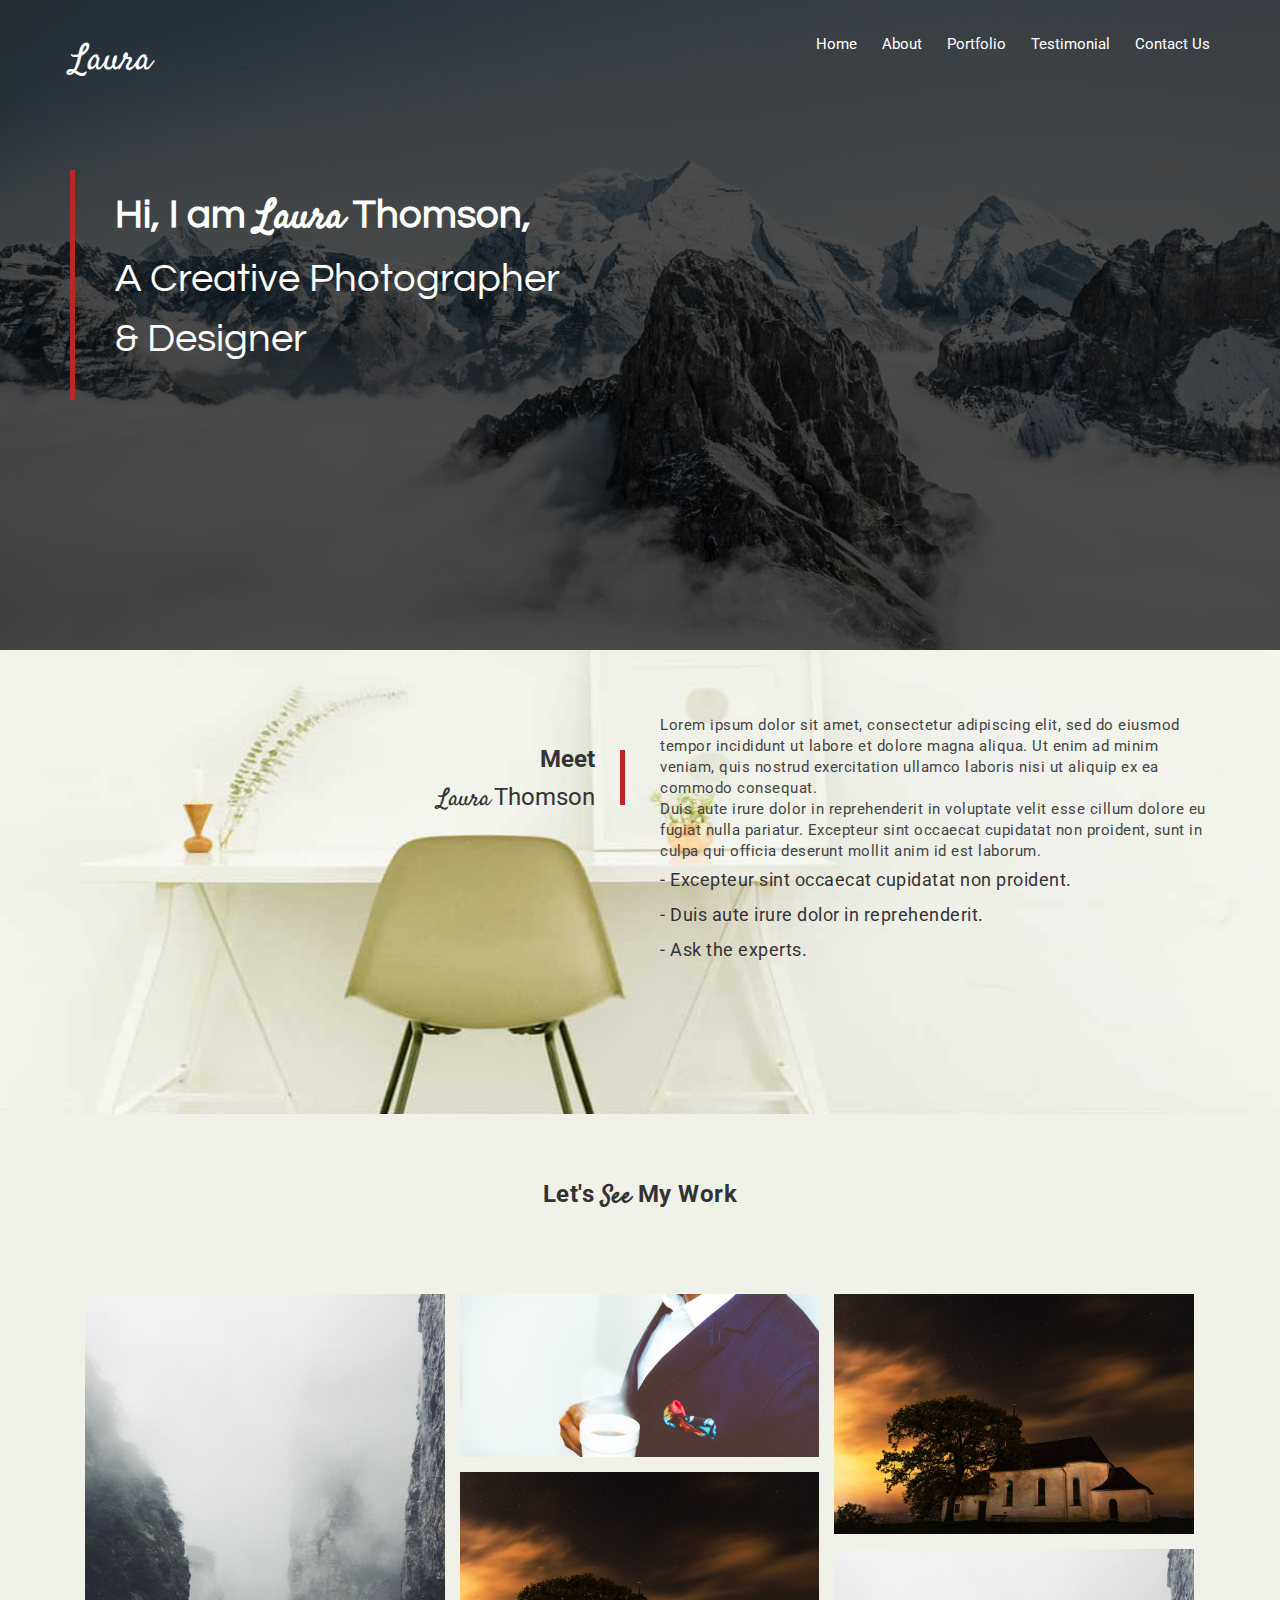
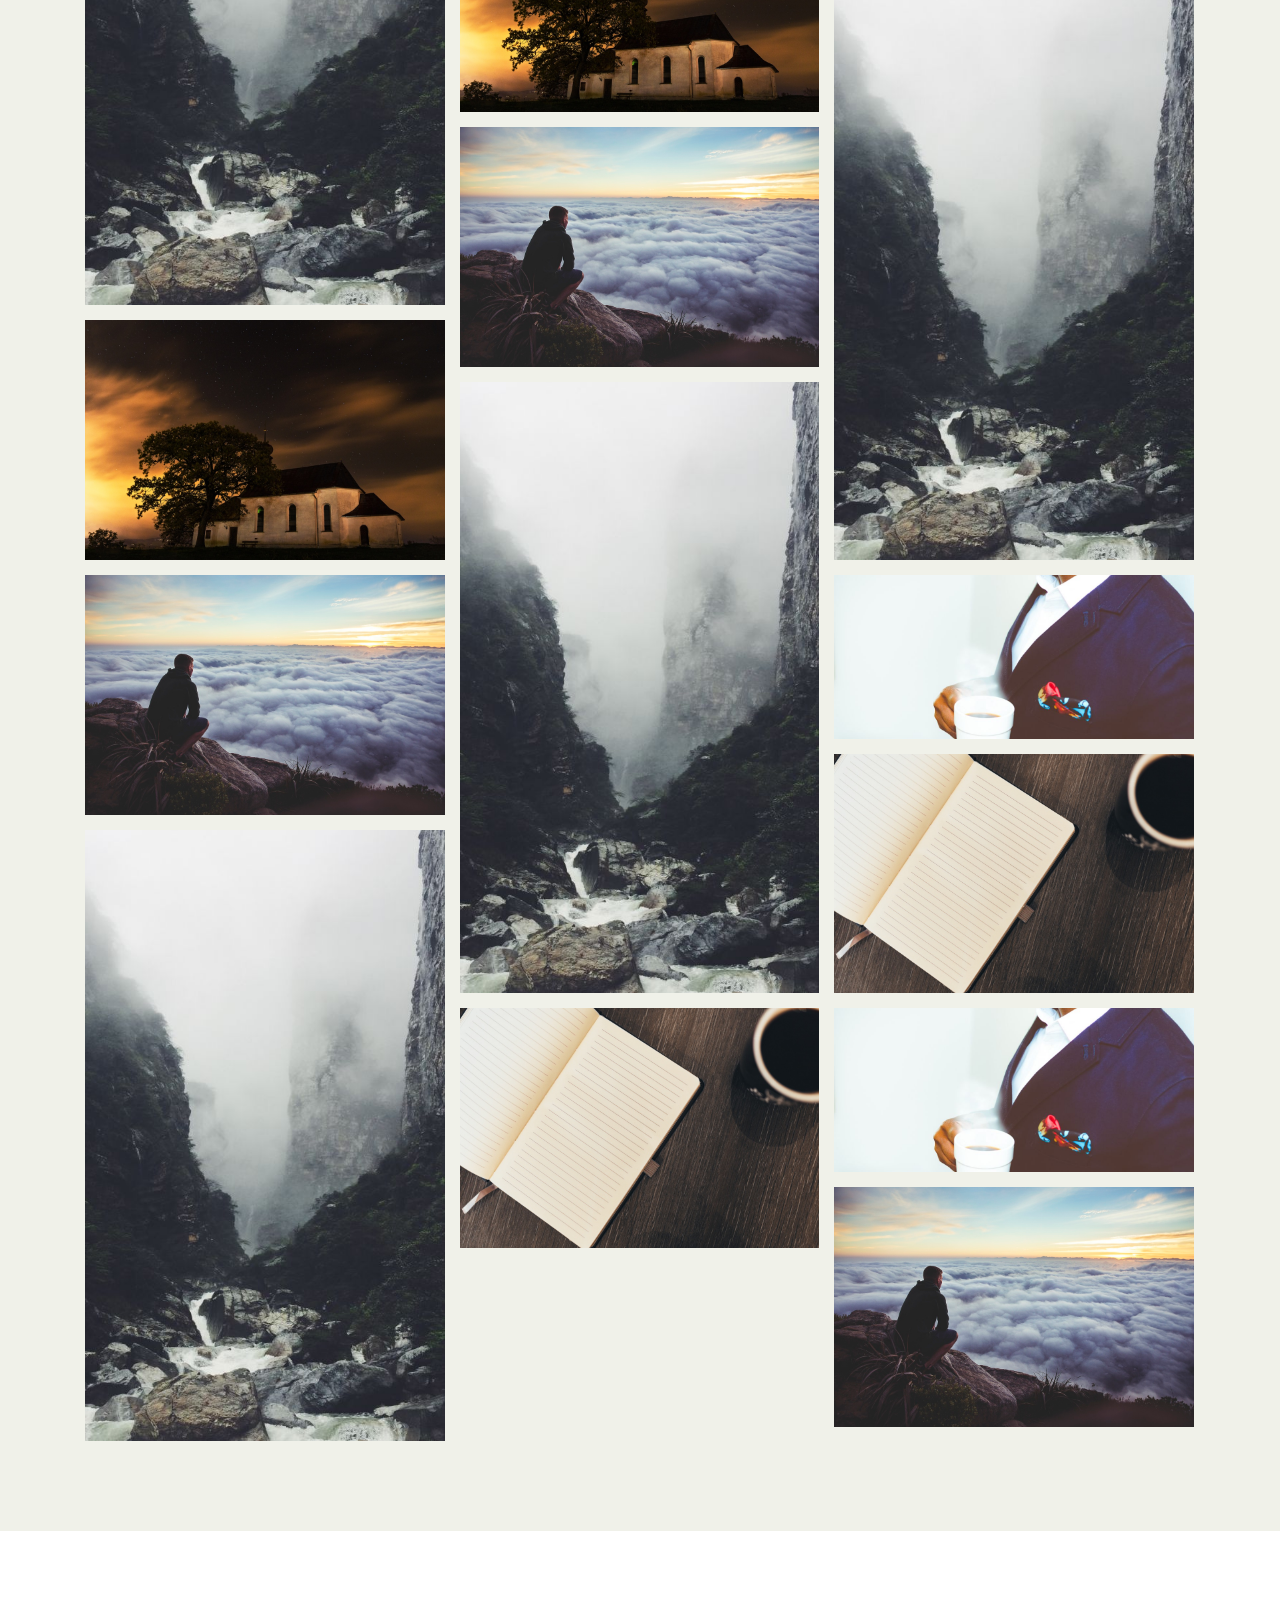
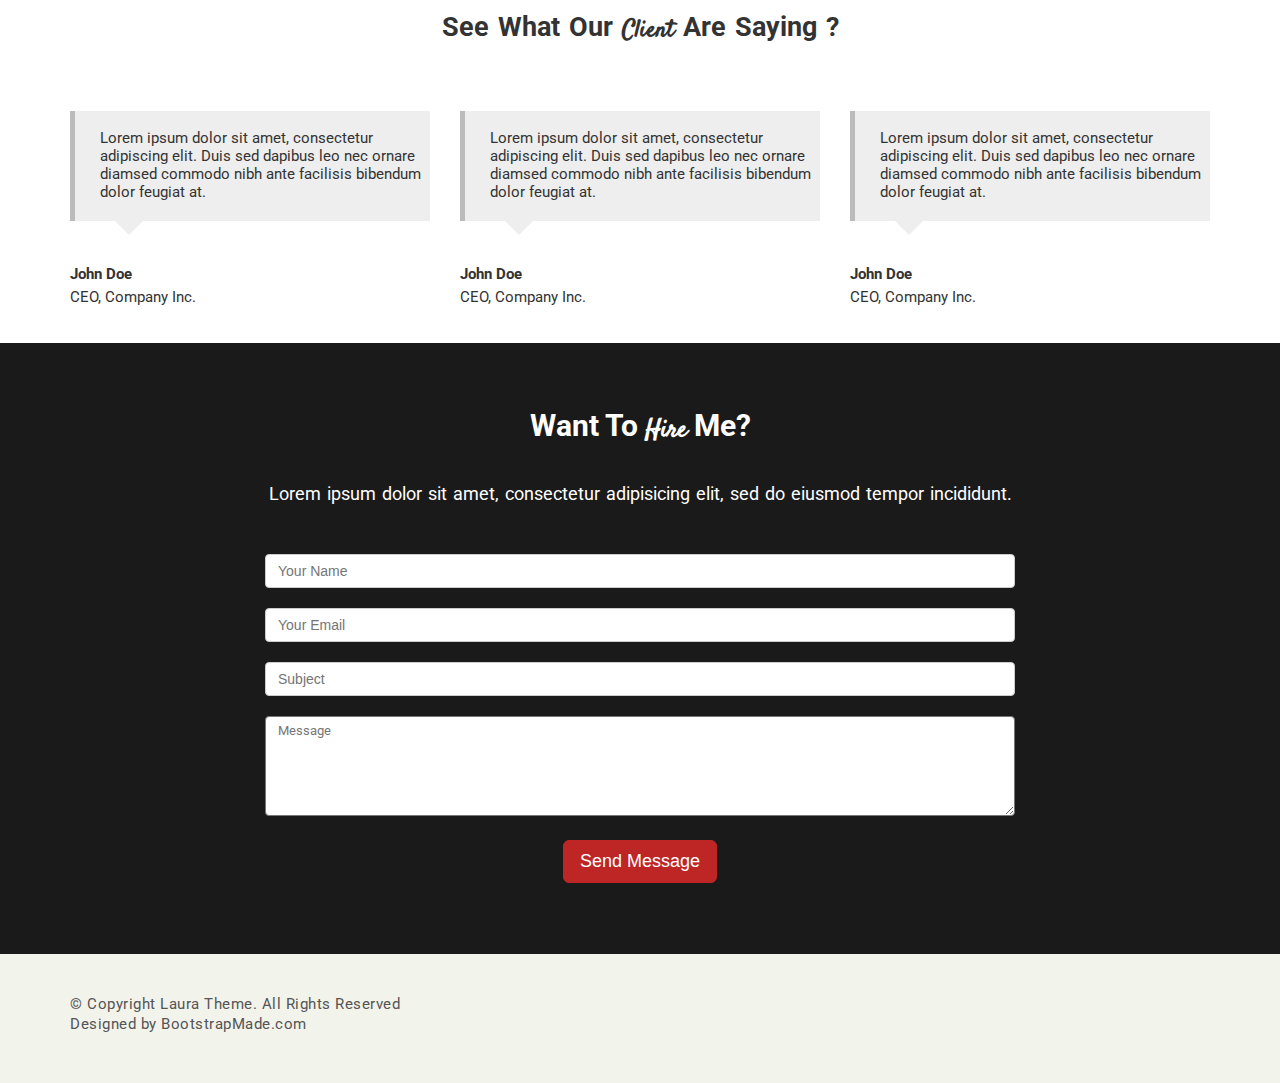
<file: laura/index.html>
<!DOCTYPE html>
<html>
<head>
	<title>laura</title>
	<link rel="stylesheet" type="text/css" href="css/style.css">
</head>
<body>
<div class="header">
	<div class="hello">
		<div class="menu">
			<div class="logo">
				Laura
			</div>
			<div class="menu1">
			<ul>
				<li>Home</li>
				<li>About</li>
				<li>Portfolio</li>
				<li>Testimonial</li>
				<li>Contact Us</li>
			</ul>
			</div>
		</div>
		<div class="intro">
			<h2>Hi, I am <span>Laura</span> Thomson,</h2>
<p>A Creative Photographer</p>
<p>& Designer</p>
		</div>
	</div>
</div>
	<div class="banner_1">
		<div class="content">
		<div class="content1">
			<p>Lorem ipsum dolor sit amet, consectetur adipiscing elit, sed do eiusmod tempor incididunt ut labore et dolore magna aliqua. Ut enim ad minim veniam, quis nostrud exercitation ullamco laboris nisi ut aliquip ex ea commodo consequat.</p>
			<p>Duis aute irure dolor in reprehenderit in voluptate velit esse cillum dolore eu fugiat nulla pariatur. Excepteur sint occaecat cupidatat non proident, sunt in culpa qui officia deserunt mollit anim id est laborum.</p>
			<ul>
				<li>- Excepteur sint occaecat cupidatat non proident.</li>
				<li>- Duis aute irure dolor in reprehenderit.</li>
				<li>- Ask the experts.</li>
			</ul>
		</div>
		<div class="mam">
		<div class="small">
			<h2>Meet</h2><br>
			<span class="bb">Laura</span> <span>Thomson</span>
		</div>
		</div>
	</div>
	</div>
	<div class="background">
	<div class="content2">
		<h2>Let's <span>See</span> My Work</h2>
	</div> 
	<div class="gallary">
		<div class="first">
			<div class="one"><img src="img/1.jpg"></div>
		 <div class="two"><img src="img/3.jpg"></div>
		 <div class="three"><img src="img/4.jpg"></div>
		 <div class="one"><img src="img/1.jpg"></div>
		</div>
		<div class="second">
		 <div class="five"><img src="img/2.jpg"></div>
		 <div class="two"><img src="img/3.jpg"></div>
		<div class="three"><img src="img/4.jpg"></div>
		 <div class="one"><img src="img/1.jpg"></div>
		 <div class="nine"><img src="img/5.jpg"></div>
		</div>
		<div class="third">
			 <div class="two"><img src="img/3.jpg"></div>
		 <div class="one"><img src="img/1.jpg"></div>
		 <div class="five"><img src="img/2.jpg"></div>
		 <div class="nine"><img src="img/5.jpg"></div>
		 <div class="five"><img src="img/2.jpg"></div>
		 <div class="three"><img src="img/4.jpg"></div>

		</div>
		 
		
		
	</div>
</div>
<div class="secondlast">
	<div class="see1">
		<h2>See What Our <span>Client</span> Are Saying ?</h2>
	</div>
	<div class="madam">
	<div class="see_1">
		<p>Lorem ipsum dolor sit amet, consectetur adipiscing elit. Duis sed dapibus leo nec ornare diamsed commodo nibh ante facilisis bibendum dolor feugiat at.</p>
	</div>
	<div class="see_2">
		<p>Lorem ipsum dolor sit amet, consectetur adipiscing elit. Duis sed dapibus leo nec ornare diamsed commodo nibh ante facilisis bibendum dolor feugiat at.</p>
	</div>
	<div class="see_1">
		<p>Lorem ipsum dolor sit amet, consectetur adipiscing elit. Duis sed dapibus leo nec ornare diamsed commodo nibh ante facilisis bibendum dolor feugiat at.</p>
	</div>
	<div class="bottom0">
	<div class="bottom1">
		<p><span>John Doe</span><br>
CEO, Company Inc.</p>
	</div>
		<div class="bottom2">
		<p><span>John Doe</span><br>
CEO, Company Inc.</p>
	</div>
		<div class="bottom1">
		<p><span>John Doe</span><br>
CEO, Company Inc.</p>
	</div>
	</div>
	</div>
</div>
<div class="black">
	<h2>Want To <span>Hire</span> Me?</h2>
	<p>Lorem ipsum dolor sit amet, consectetur adipisicing elit, sed do eiusmod tempor incididunt.</p>
	<form>
		<input type="text" name="name" placeholder="Your Name"><br>
		<input type="text" name="email" placeholder="Your Email"><br>
		<input type="text" name="sub" placeholder="Subject"><br>
		<textarea placeholder="Message"></textarea><br>
		<button type="submit">Send Message</button>
	</form>
</div>
<div class="footer">
	<div class="footer1">
		<div class="left">
			<p>© Copyright Laura Theme. All Rights Reserved</p>
<p>Designed by BootstrapMade.com</p>
		</div>
		<div class="right"></div>
	</div>
</div>
</body>
</html>
</file>
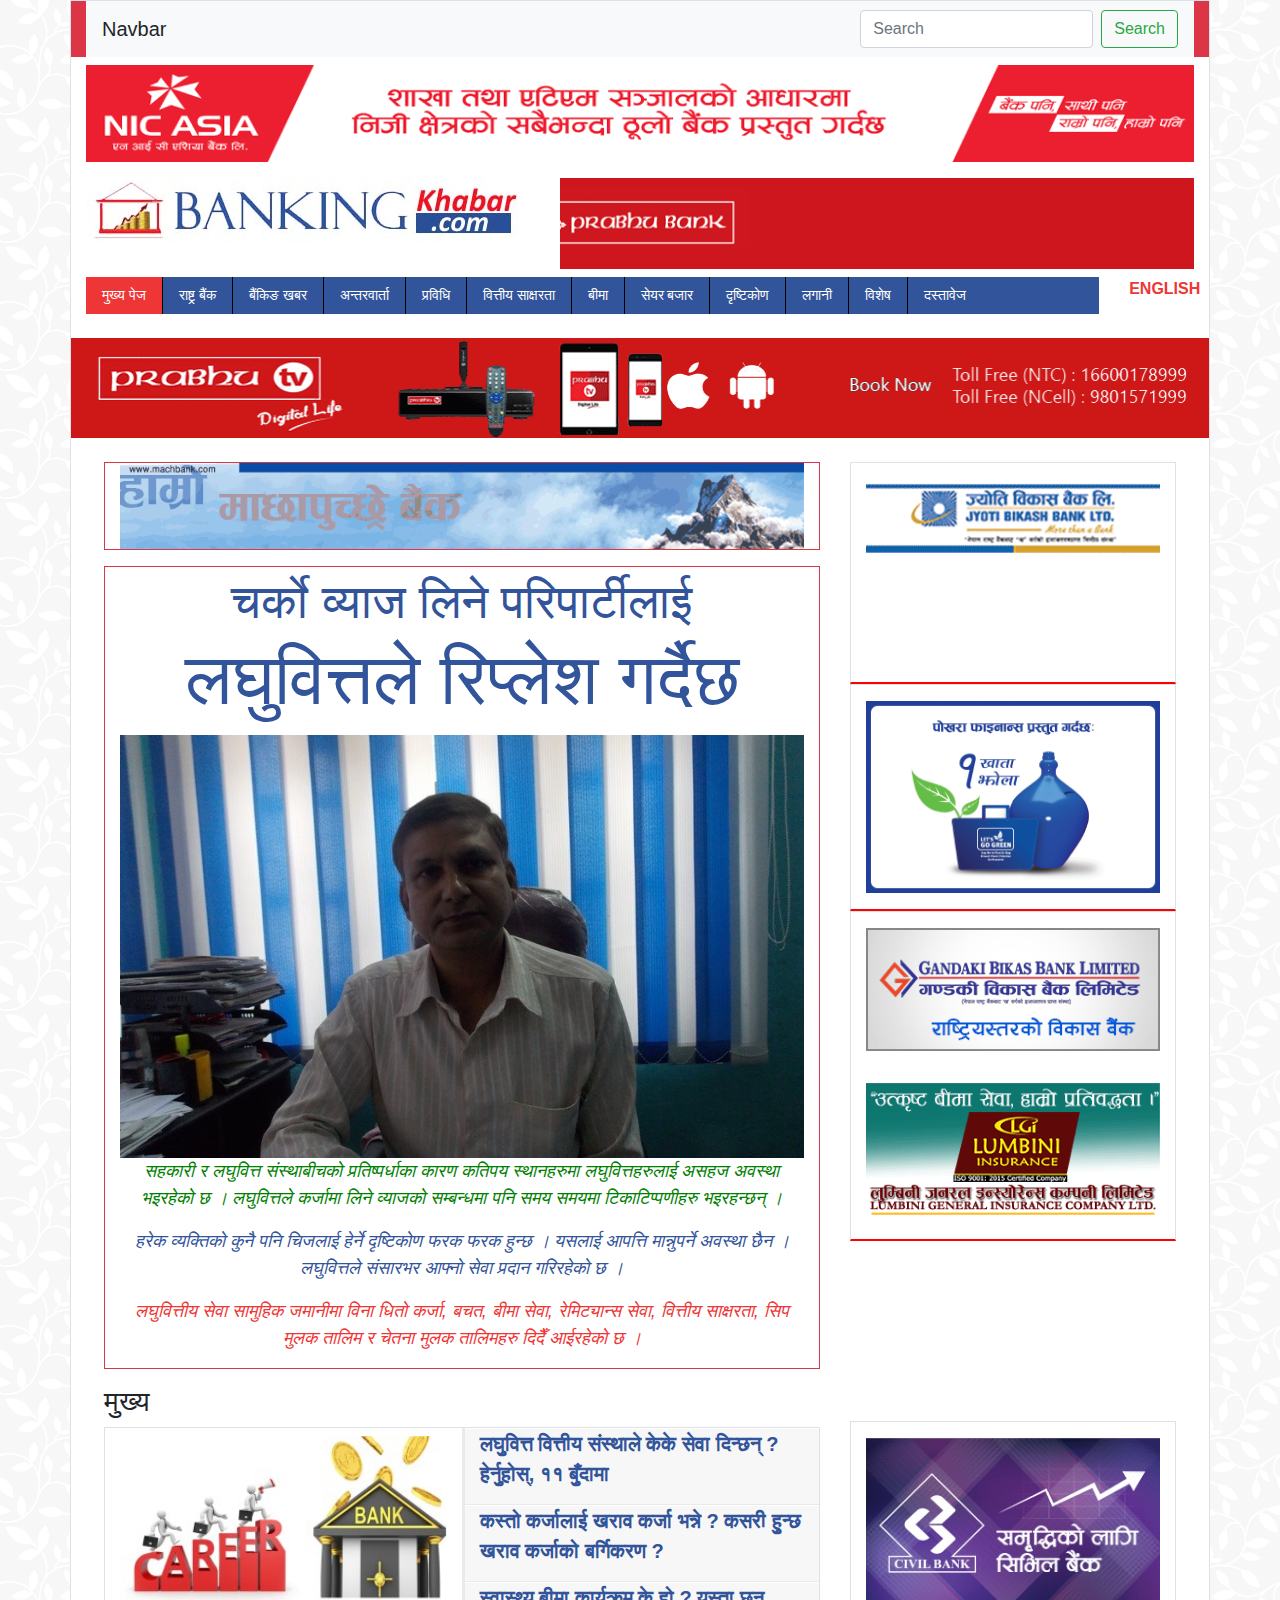
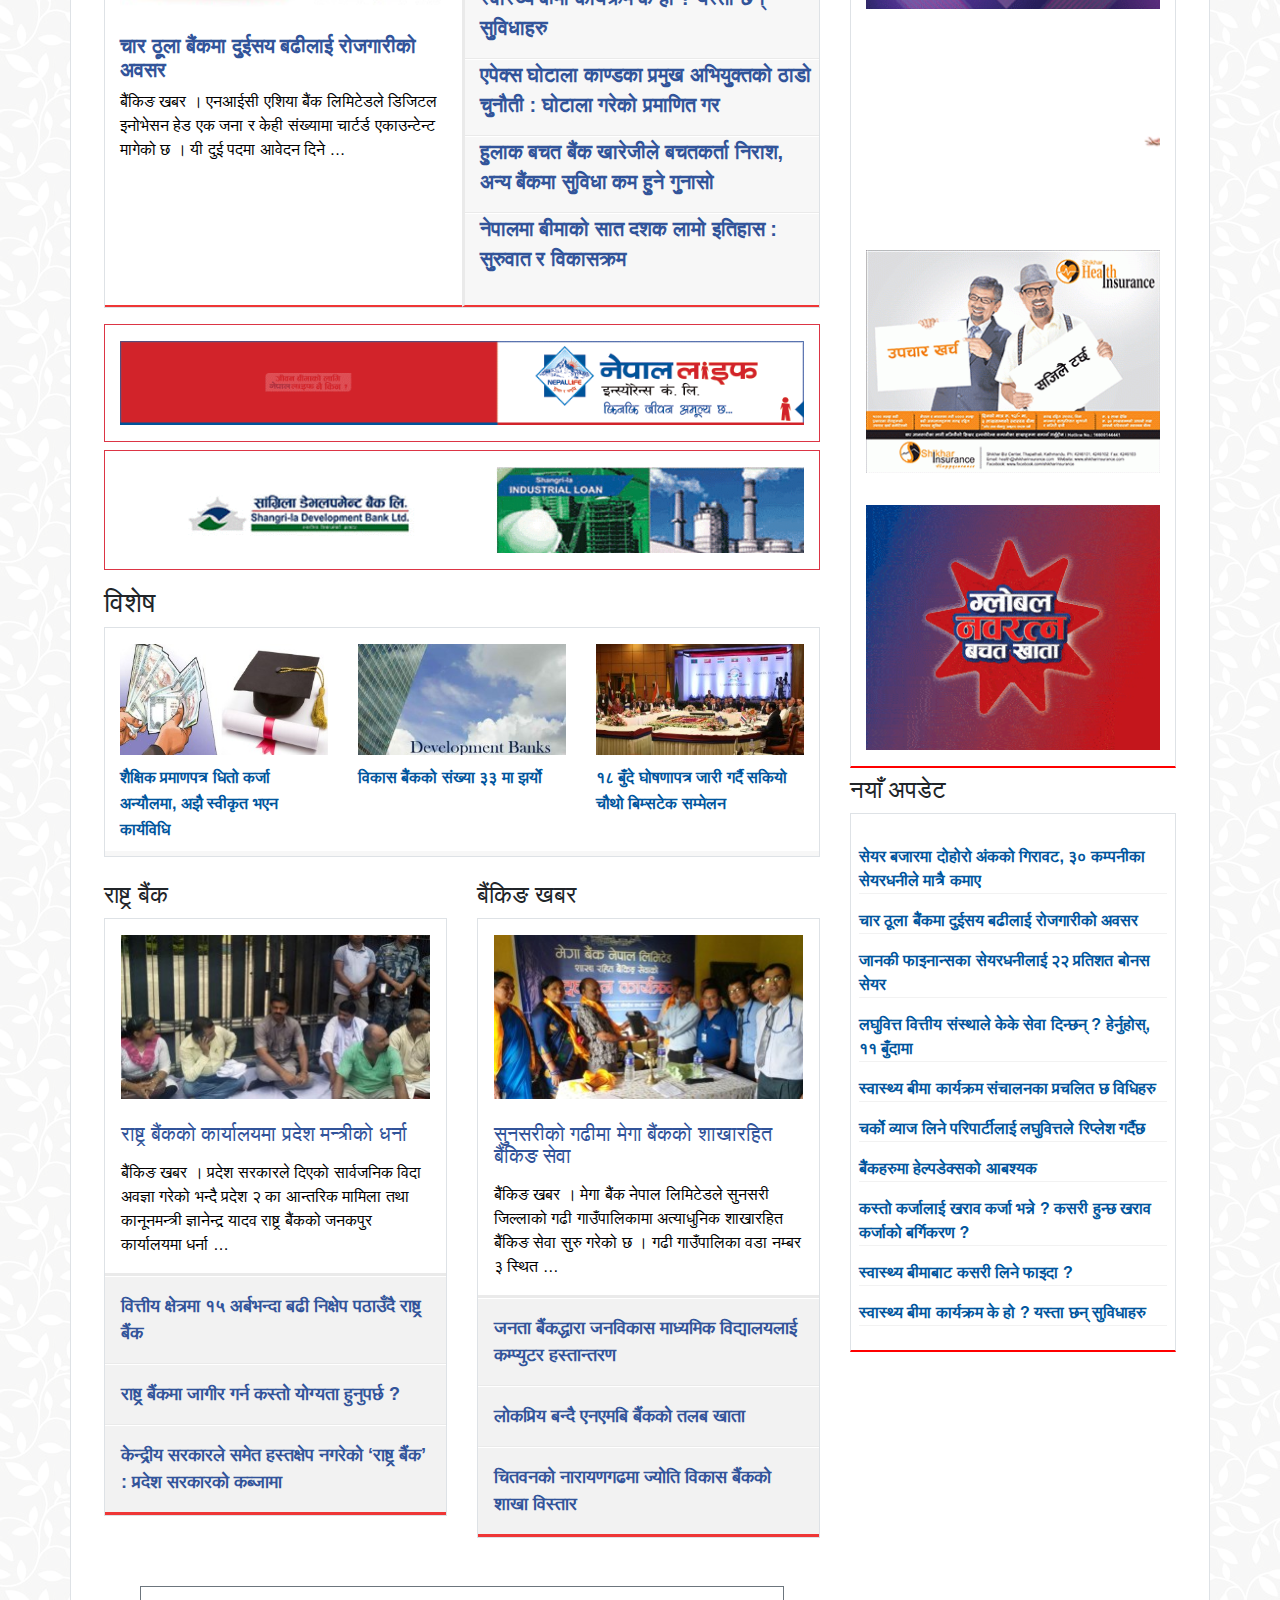
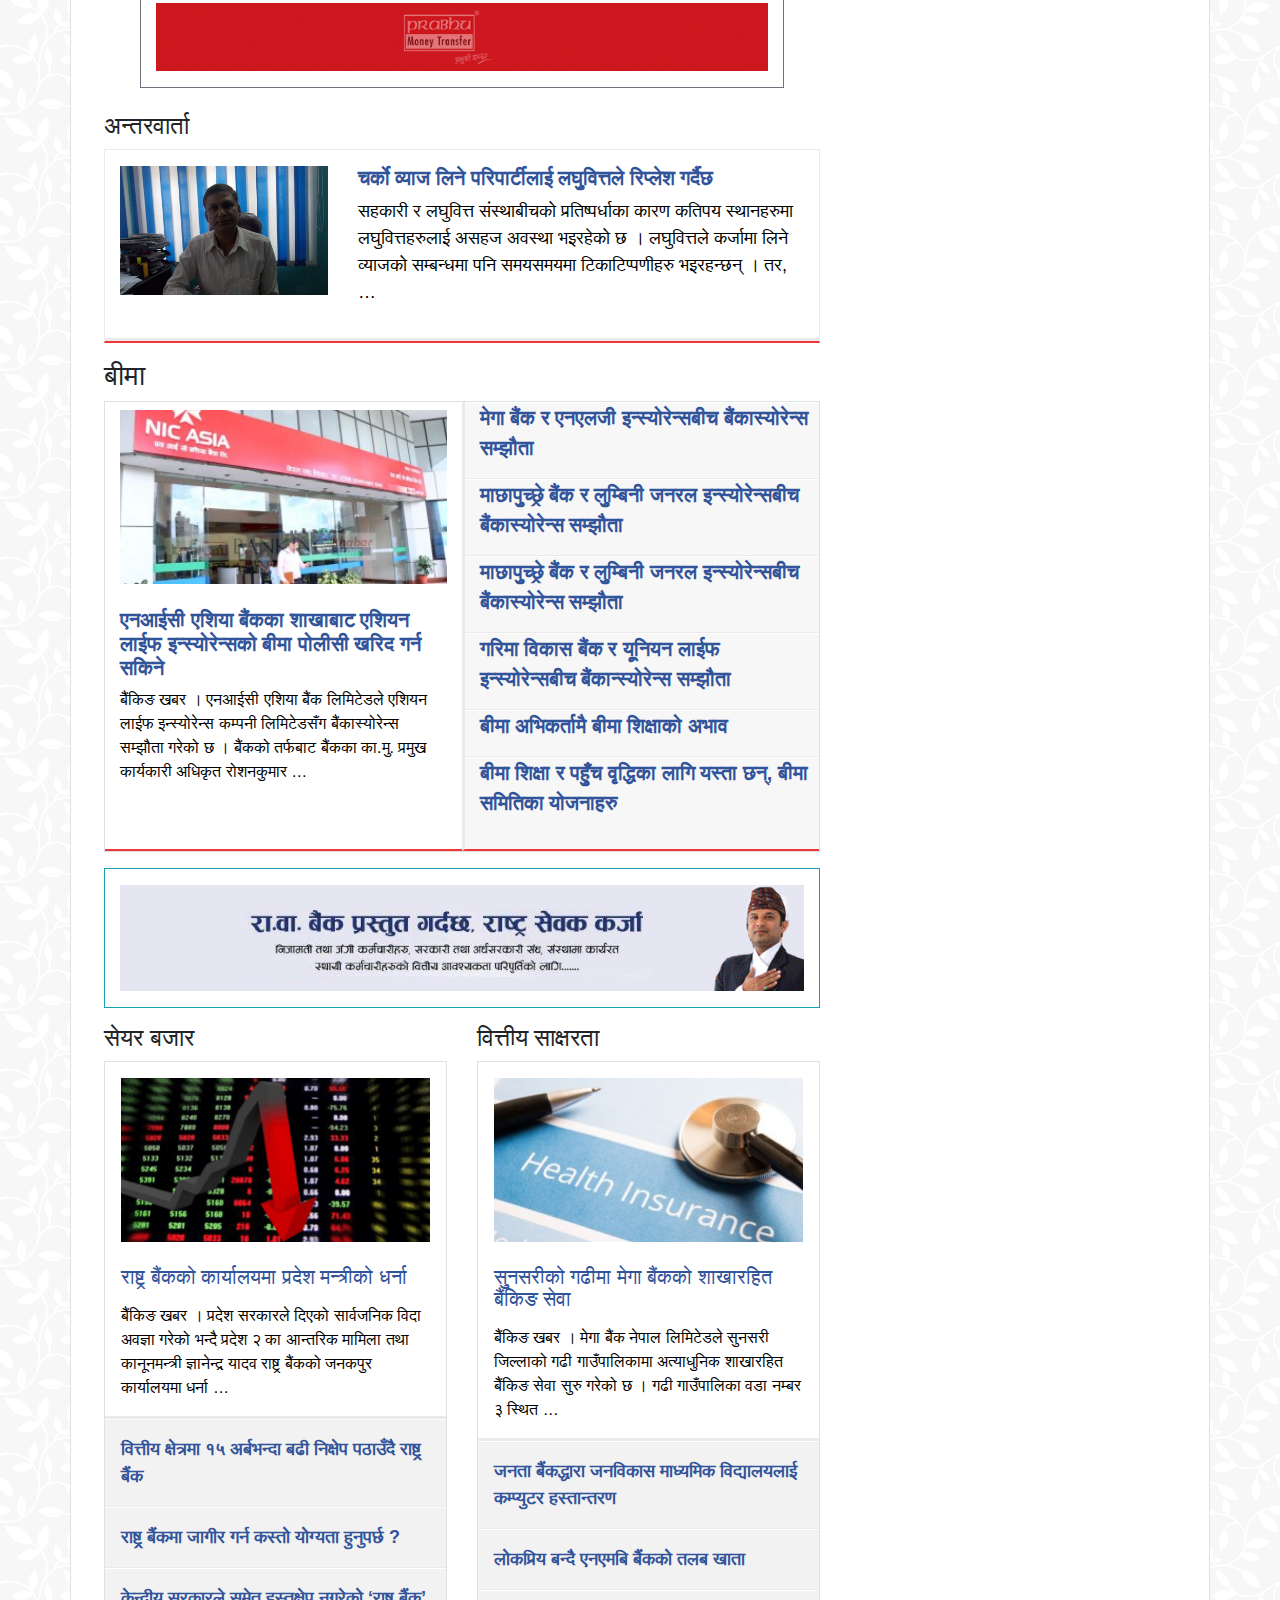
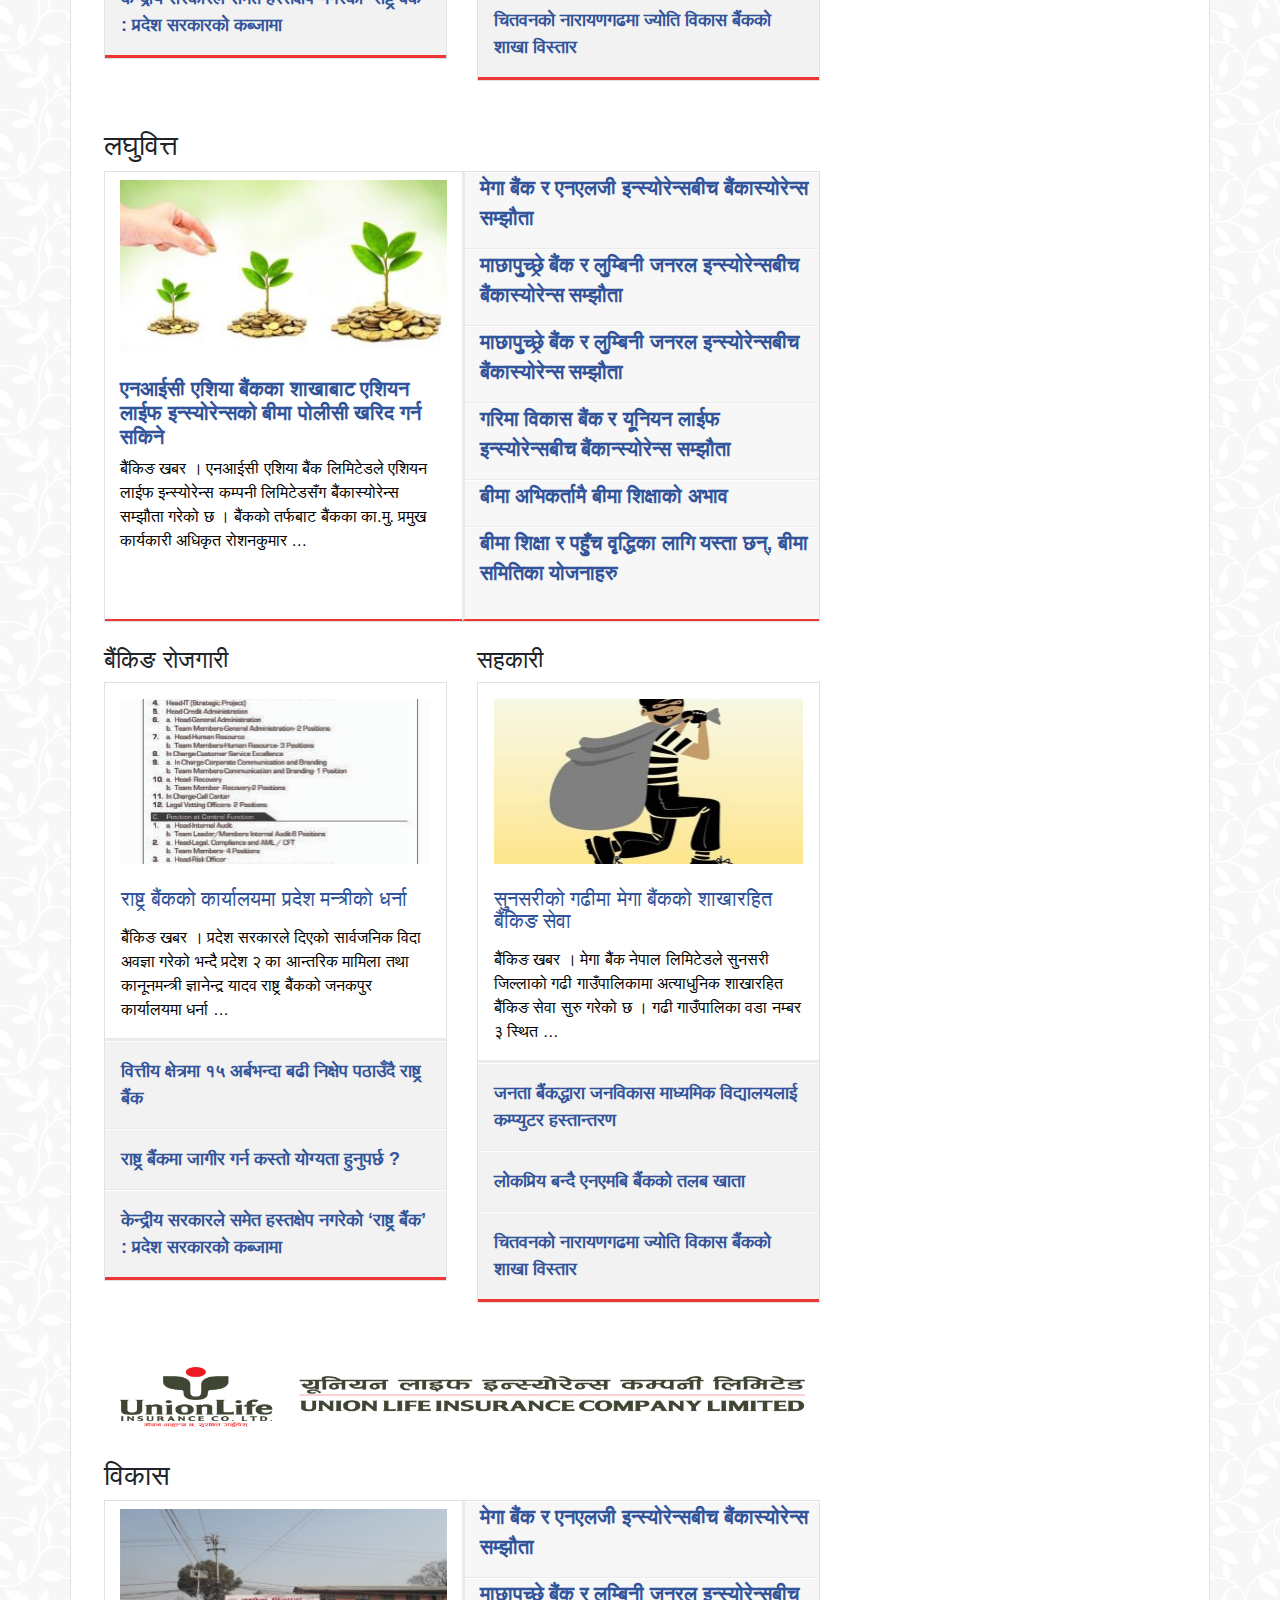
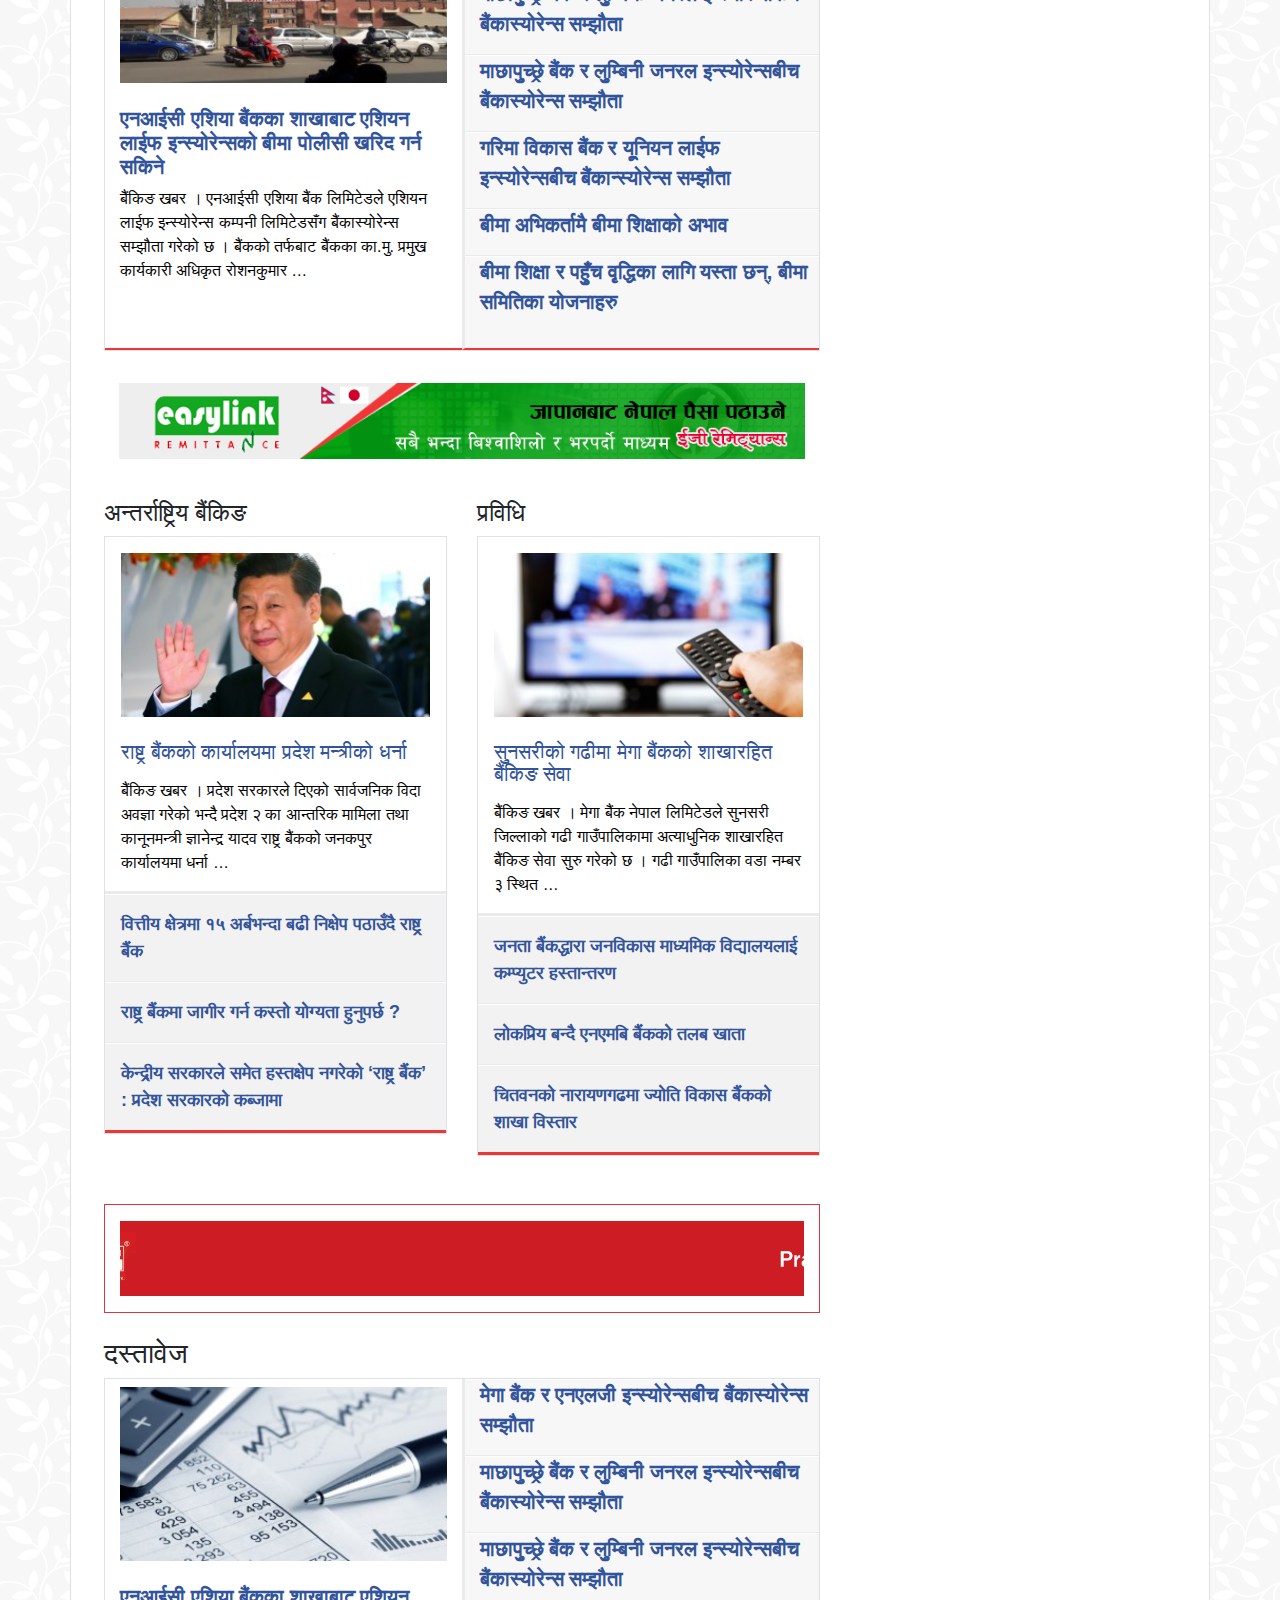
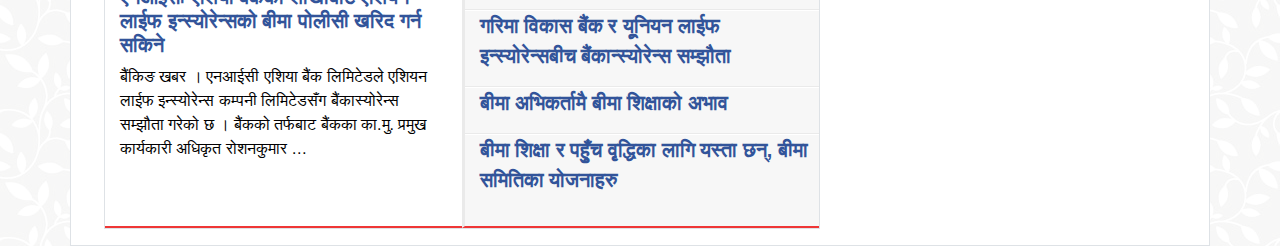
<file: onlinekbhabar-sass/index.html>
<!DOCTYPE html>
<html lang="en">
  <head>
    <meta charset="utf-8">
    <meta http-equiv="X-UA-Compatible" content="IE=edge">
    <meta name="viewport" content="width=device-width, initial-scale=1">
    <!-- The above 3 meta tags *must* come first in the head; any other head content must come *after* these tags -->
    <title>Bootstrap 101 Template</title>

    <!-- Bootstrap -->
    <link href="css/bootstrap.min.css" rel="stylesheet">
   <link href="css/animate.css" rel="stylesheet">
    <link href="css/style.css" rel="stylesheet">

    <!-- HTML5 shim and Respond.js for IE8 support of HTML5 elements and media queries -->
    <!-- WARNING: Respond.js doesn't work if you view the page via file:// -->
    <!--[if lt IE 9]>
      <script src="https://oss.maxcdn.com/html5shiv/3.7.3/html5shiv.min.js"></script>
      <script src="https://oss.maxcdn.com/respond/1.4.2/respond.min.js"></script>
    <![endif]-->
  </head>
  <body>
  
  
  
  <div class="container page border p-0">
  <section id="search">
  <div class="container-fluid bg-danger">
<nav class="navbar navbar-light bg-light justify-content-between">
  <a class="navbar-brand">Navbar</a>
  <form class="form-inline">
    <input class="form-control mr-sm-2" type="search" placeholder="Search" aria-label="Search">
    <button class="btn btn-outline-success my-2 my-sm-0" type="submit">Search</button>
  </form>
</nav>
  
  </div>
  </section>
  <section id="nic">
    <div class="container nicbg">
    <img src="img/Rato-Pati-1140x100.gif" class="img-fluid mt-2 mb-3">
    </div>
    </section>
  	<section id="prabhu">
    <div class="container mb-2">
    <div class="row">
    <div class="col-md-5">
    <img src="img/logo1-1.jpg" class="img-fluid">
    </div>
    <div class="col-md-7">
    <img src="img/prabhu.gif">
    </div>
    </div>
    </div>
   	</section>
    <section id="menu">
    <div class="container">
    <div class="row">
    <div class="col-md-11">
    <ul class="nav">
  <li class="nav-item">
    <a class="nav-link active text-white" href="#">मुख्य पेज</a>
  </li>
  <li class="nav-item">
    <a class="nav-link text-white" href="#">राष्ट्र बैंक</a>
  </li>
  <li class="nav-item">
    <a class="nav-link text-white" href="#">बैंकिङ खबर</a>
  </li>
  <li class="nav-item">
    <a class="nav-link text-white" href="#">अन्तरवार्ता</a>
  </li>
  <li class="nav-item">
    <a class="nav-link text-white" href="#">प्रविधि</a>
  </li>
  <li class="nav-item">
    <a class="nav-link text-white" href="#">वित्तीय साक्षरता</a>
  </li>
  <li class="nav-item">
    <a class="nav-link text-white" href="#">बीमा</a>
  </li>
  <li class="nav-item">
    <a class="nav-link text-white" href="#">सेयर बजार</a>
  </li>
  <li class="nav-item">
    <a class="nav-link text-white" href="#">दृष्टिकोण</a>
  </li>
  <li class="nav-item">
    <a class="nav-link text-white" href="#">लगानी</a>
  </li>
  <li class="nav-item">
    <a class="nav-link text-white" href="#">विशेष</a>
  </li>
  <li class="nav-item border-right-0 mr-0">
    <a class="nav-link text-white" href="#">दस्तावेज</a>
  </li>
 
</ul>
</div>
<div class="col-md-1">
<span class="animated infinite slideInLeft delay-2s">ENGLISH</span>
</div>
    </div>
    </section>
    <section id="prabhutv">
    <div class="container-fluid p-0">
    <img src="img/finaltv.gif" class="mt-4 mb-4 img-fluid">
    </div>
    </section>
    
    
    
    <section id="middle">
    <div class="row">
    <div class="col-md-8 pl-5">
    <div class="container mb-3 border border-danger bg12">
    <img src="img/800-x-100.gif" class="img-fluid">
    </div>
    <div class=" container border border-danger bg mb-3">
    <a href="#"><h1 class=" container text-center mt-1">चर्को व्याज लिने परिपार्टीलाई<br> <span class="container">लघुवित्तले रिप्लेश गर्दैछ</span></h1></a>
<img src="img/udaya-sir-1.jpg" class="img-fluid">
<p class="text-center font-italic">सहकारी र लघुवित्त संस्थाबीचको प्रतिष्पर्धाका कारण कतिपय स्थानहरुमा लघुवित्तहरुलाई असहज अवस्था<br> भइरहेको छ । लघुवित्तले कर्जामा लिने व्याजको सम्बन्धमा पनि समय समयमा टिकाटिप्पणीहरु भइरहन्छन् ।
</p>
<p class="text-center font-italic a">हरेक व्यक्तिको कुनै पनि चिजलाई हेर्ने दृष्टिकोण फरक फरक हुन्छ । यसलाई आपत्ति मान्नुपर्ने अवस्था छैन । <br>लघुवित्तले संसारभर आफ्नो सेवा प्रदान गरिरहेको छ ।
</p><p class="text-center font-italic b">
लघुवित्तीय सेवा सामुहिक जमानीमा विना धितो कर्जा, बचत, बीमा सेवा, रेमिट्यान्स सेवा, वित्तीय साक्षरता, सिप<br> मुलक तालिम र चेतना मुलक तालिमहरु दिदैँ आईरहेको छ । </p>
    </div>
    <h3>मुख्य</h3>
    <div class="container border-top border-left border-right hello  border  mb-3">
    <div class="row">
    <div class="col-md-6">
    <img src="img/banking-job-1.jpg" class="mt-2">
   <h2 class="mt-4"> चार ठूला बैंकमा दुईसय बढीलाई रोजगारीको अवसर</h2>
<p class="he">    बैंकिङ खबर । एनआईसी एशिया बैंक लिमिटेडले डिजिटल इनोभेसन हेड एक जना र केही संख्यामा चार्टर्ड एकाउन्टेन्ट मागेको छ । यी दुई पदमा आवेदन दिने …</p>
    </div>
    <div class="col-md-6 bob">
    <ul>
    <li>
    लघुवित्त वित्तीय संस्थाले केके सेवा दिन्छन् ? हेर्नुहोस्, ११ बुँदामा </li>
<li>कस्तो कर्जालाई खराव कर्जा भन्ने ? कसरी हुन्छ खराव कर्जाको बर्गिकरण ?</li>
<li>स्वास्थ्य बीमा कार्यक्रम के हो ? यस्ता छन् सुविधाहरु</li>
<li>एपेक्स घोटाला काण्डका प्रमुख अभियुक्तको ठाडो चुनौती : घोटाला गरेको प्रमाणित गर</li>
<li>हुलाक बचत बैंक खारेजीले बचतकर्ता निराश, अन्य बैंकमा सुविधा कम हुने गुनासो</li>
<li class="border-bottom-0">नेपालमा बीमाको सात दशक लामो इतिहास : सुरुवात र विकासक्रम</li>
</ul>

    </div>
    
    </div>
    </div>
    <div class="container border border-danger">
    <img src="img/NepalLife-GIF-810x100pix-22nd-April.gif" class="img-fluid mt-3 mb-3">
    </div>
    <div class="container mt-2 border border-danger mb-3">
    <img src="img/banking-khabar-sdbl.gif" class="img-fluid mt-3 mb-3">
    </div>
	<h3>विशेष</h3>
    <div class="container border border-top border-left border-right ab mb-4">
    <div class="row mt-3">
    <div class="col-md-4">
        <img src="img/1.jpg" class="img-fluid">
        <h4>शैक्षिक प्रमाणपत्र धितो कर्जा अन्यौलमा, अझै स्वीकृत भएन कार्यविधि</h4>
    </div>
        <div class="col-md-4">
            <img src="img/2.jpg" class="img-fluid">
            <h4>विकास बैंकको संख्या ३३ मा झर्यो</h4>
    </div>
        <div class="col-md-4">
            <img src="img/3.jpg" class="img-fluid">
            <h4>१८ बुँदे घोषणापत्र जारी गर्दै सकियो चौथो बिम्सटेक सम्मेलन</h4>
    </div>
    </div>
    </div>
    <div class="container bg1 mb-5">
    <div class="row">
    <div class="col-md-6">
    <h4>राष्ट्र बैंक</h4>
    <div class="one border p-0">
    <img src="img/rastra-bank.jpg" class="img-fluid p-3">
    <h4 class="mt-2 ml-3 mr-3">राष्ट्र बैंकको कार्यालयमा प्रदेश मन्त्रीको धर्ना</h4>
<p class="m-3">बैंकिङ खबर । प्रदेश सरकारले दिएको सार्वजनिक विदा अवज्ञा गरेको भन्दै प्रदेश २ का आन्तरिक मामिला तथा कानूनमन्त्री ज्ञानेन्द्र यादव राष्ट्र बैंकको जनकपुर कार्यालयमा धर्ना …</p>
<div class="container p-0">
<ul>
<li class="p-3">
वित्तीय क्षेत्रमा १५ अर्बभन्दा बढी निक्षेप पठाउँदै राष्ट्र बैंक</li>
<li class="p-3">राष्ट्र बैंकमा जागीर गर्न कस्तो योग्यता हुनुपर्छ ?</li>
<li class="p-3">केन्द्रीय सरकारले समेत हस्तक्षेप नगरेको ‘राष्ट्र बैंक’ : प्रदेश सरकारको कब्जामा</li>
</ul>
</div>
    </div>
    </div>
    <div class="col-md-6">
    <h4>
बैंकिङ खबर
</h4>
    <div class="one border p-0">
    <img src="img/Mega_BLB_Sunsari.jpg" class="img-fluid p-3">
    <h4 class="mt-2 ml-3 mr-3">सुनसरीको गढीमा मेगा बैंकको शाखारहित बैंकिङ सेवा </h4>
<p class="m-3">बैंकिङ खबर । मेगा बैंक नेपाल लिमिटेडले सुनसरी जिल्लाको गढी गाउँपालिकामा अत्याधुनिक शाखारहित बैंकिङ सेवा सुरु गरेको छ । गढी गाउँपालिका वडा नम्बर ३ स्थित …</p>
<div class="container p-0">
<ul>
<li class="p-3">
जनता बैंकद्धारा जनविकास माध्यमिक विद्यालयलाई कम्प्युटर हस्तान्तरण</li>
<li class="p-3">लोकप्रिय बन्दै एनएमबि बैंकको तलब खाता </li>
<li class="p-3">चितवनको नारायणगढमा ज्योति विकास बैंकको शाखा विस्तार</li>
</ul>
</div>
    </div>
    </div>
    </div>
    </div>
    <div class="container bgb border border-secondary mb-4">
    <img src="img/810x90.gif" class="img-fluid pt-3 pb-3"> 
    </div>
    <h4>अन्तरवार्ता</h4>
    <div class="container mb-3 pt-3  doll">
    <div class="row">
    <div class="col-md-4 pb-3">
    <img src="img/udaya-sir-1.jpg" class="img-fluid">
    </div>
    <div class="col-md-8 pb-3">
    <h5>चर्को व्याज लिने परिपार्टीलाई  लघुवित्तले रिप्लेश गर्दैछ </h5>
<p>
सहकारी र लघुवित्त संस्थाबीचको प्रतिष्पर्धाका कारण कतिपय स्थानहरुमा लघुवित्तहरुलाई असहज अवस्था भइरहेको छ । लघुवित्तले कर्जामा लिने व्याजको सम्बन्धमा पनि समयसमयमा टिकाटिप्पणीहरु भइरहन्छन् । तर, …
</p>

    </div>
    </div>
    </div>
    <h3>बीमा</h3>
    <div class="container border-top border-left border-right hello  border  mb-3">
    <div class="row">
    <div class="col-md-6">
    <img src="img/nic-asia-bank-1.jpg" class="mt-2">
   <h2 class="mt-4">एनआईसी एशिया बैंकका शाखाबाट एशियन लाईफ इन्स्योरेन्सको बीमा पोलीसी खरिद गर्न सकिने </h2>
<p class="he">   बैंकिङ खबर । एनआईसी एशिया बैंक लिमिटेडले एशियन लाईफ इन्स्योरेन्स कम्पनी लिमिटेडसँग बैंकास्योरेन्स सम्झौता गरेको छ । बैंकको तर्फबाट बैंकका का.मु. प्रमुख कार्यकारी अधिकृत रोशनकुमार …</p>
    </div>
    <div class="col-md-6 bob">
    <ul>
    <li>
    मेगा बैंक र एनएलजी इन्स्योरेन्सबीच बैंकास्योरेन्स सम्झौता </li>
<li>माछापुच्छ्रे बैंक र लुम्बिनी जनरल इन्स्योरेन्सबीच बैंकास्योरेन्स सम्झौता</li>
<li>माछापुच्छ्रे बैंक र लुम्बिनी जनरल इन्स्योरेन्सबीच बैंकास्योरेन्स सम्झौता</li>
<li>गरिमा विकास बैंक र यूनियन लाईफ इन्स्योरेन्सबीच बैंकान्स्योरेन्स सम्झौता</li>
<li>बीमा अभिकर्तामै बीमा शिक्षाको अभाव</li>
<li class="border-bottom-0">बीमा शिक्षा र पहुँच वृद्धिका लागि यस्ता छन्, बीमा समितिका योजनाहरु</li>
</ul>

    </div>
    
    </div>
    </div>
    <div class="container border border-info mb-3">
    <img src="img/finalrbb (1).gif" class="img-fluid mt-3 mb-3">
    </div>
    <div class="container bg1 mb-5">
    <div class="row">
    <div class="col-md-6">
    <h4>सेयर बजार</h4>
    <div class="one border p-0">
    <img src="img/stock-down.png" class="img-fluid p-3">
    <h4 class="mt-2 ml-3 mr-3">राष्ट्र बैंकको कार्यालयमा प्रदेश मन्त्रीको धर्ना</h4>
<p class="m-3">बैंकिङ खबर । प्रदेश सरकारले दिएको सार्वजनिक विदा अवज्ञा गरेको भन्दै प्रदेश २ का आन्तरिक मामिला तथा कानूनमन्त्री ज्ञानेन्द्र यादव राष्ट्र बैंकको जनकपुर कार्यालयमा धर्ना …</p>
<div class="container p-0">
<ul>
<li class="p-3">
वित्तीय क्षेत्रमा १५ अर्बभन्दा बढी निक्षेप पठाउँदै राष्ट्र बैंक</li>
<li class="p-3">राष्ट्र बैंकमा जागीर गर्न कस्तो योग्यता हुनुपर्छ ?</li>
<li class="p-3">केन्द्रीय सरकारले समेत हस्तक्षेप नगरेको ‘राष्ट्र बैंक’ : प्रदेश सरकारको कब्जामा</li>
</ul>
</div>
    </div>
    </div>
    <div class="col-md-6">
    <h4>
वित्तीय साक्षरता

</h4>
    <div class="one border p-0">
    <img src="img/health-insurance-California-1.jpg" class="img-fluid p-3">
    <h4 class="mt-2 ml-3 mr-3">सुनसरीको गढीमा मेगा बैंकको शाखारहित बैंकिङ सेवा </h4>
<p class="m-3">बैंकिङ खबर । मेगा बैंक नेपाल लिमिटेडले सुनसरी जिल्लाको गढी गाउँपालिकामा अत्याधुनिक शाखारहित बैंकिङ सेवा सुरु गरेको छ । गढी गाउँपालिका वडा नम्बर ३ स्थित …</p>
<div class="container p-0">
<ul>
<li class="p-3">
जनता बैंकद्धारा जनविकास माध्यमिक विद्यालयलाई कम्प्युटर हस्तान्तरण</li>
<li class="p-3">लोकप्रिय बन्दै एनएमबि बैंकको तलब खाता </li>
<li class="p-3">चितवनको नारायणगढमा ज्योति विकास बैंकको शाखा विस्तार</li>
</ul>
</div>
    </div>
    </div>
    </div>
    </div>
    <h3>लघुवित्त</h3>
    <div class="container border-top border-left border-right hello  border  mb-3">
    <div class="row">
    <div class="col-md-6">
    <img src="img/microfinance.jpg" class="mt-2">
   <h2 class="mt-4">एनआईसी एशिया बैंकका शाखाबाट एशियन लाईफ इन्स्योरेन्सको बीमा पोलीसी खरिद गर्न सकिने </h2>
<p class="he">   बैंकिङ खबर । एनआईसी एशिया बैंक लिमिटेडले एशियन लाईफ इन्स्योरेन्स कम्पनी लिमिटेडसँग बैंकास्योरेन्स सम्झौता गरेको छ । बैंकको तर्फबाट बैंकका का.मु. प्रमुख कार्यकारी अधिकृत रोशनकुमार …</p>
    </div>
    <div class="col-md-6 bob">
    <ul>
    <li>
    मेगा बैंक र एनएलजी इन्स्योरेन्सबीच बैंकास्योरेन्स सम्झौता </li>
<li>माछापुच्छ्रे बैंक र लुम्बिनी जनरल इन्स्योरेन्सबीच बैंकास्योरेन्स सम्झौता</li>
<li>माछापुच्छ्रे बैंक र लुम्बिनी जनरल इन्स्योरेन्सबीच बैंकास्योरेन्स सम्झौता</li>
<li>गरिमा विकास बैंक र यूनियन लाईफ इन्स्योरेन्सबीच बैंकान्स्योरेन्स सम्झौता</li>
<li>बीमा अभिकर्तामै बीमा शिक्षाको अभाव</li>
<li class="border-bottom-0">बीमा शिक्षा र पहुँच वृद्धिका लागि यस्ता छन्, बीमा समितिका योजनाहरु</li>
</ul>

    </div>
    
    </div>
    </div>
    <div class="container bg1 mb-5 mt-4">
    <div class="row">
    <div class="col-md-6">
    <h4>बैंकिङ रोजगारी</h4>
    <div class="one border p-0">
    <img src="img/kamana-sewa-bikas-bank.jpg" class="img-fluid p-3">
    <h4 class="mt-2 ml-3 mr-3">राष्ट्र बैंकको कार्यालयमा प्रदेश मन्त्रीको धर्ना</h4>
<p class="m-3">बैंकिङ खबर । प्रदेश सरकारले दिएको सार्वजनिक विदा अवज्ञा गरेको भन्दै प्रदेश २ का आन्तरिक मामिला तथा कानूनमन्त्री ज्ञानेन्द्र यादव राष्ट्र बैंकको जनकपुर कार्यालयमा धर्ना …</p>
<div class="container p-0">
<ul>
<li class="p-3">
वित्तीय क्षेत्रमा १५ अर्बभन्दा बढी निक्षेप पठाउँदै राष्ट्र बैंक</li>
<li class="p-3">राष्ट्र बैंकमा जागीर गर्न कस्तो योग्यता हुनुपर्छ ?</li>
<li class="p-3">केन्द्रीय सरकारले समेत हस्तक्षेप नगरेको ‘राष्ट्र बैंक’ : प्रदेश सरकारको कब्जामा</li>
</ul>
</div>
    </div>
    </div>
    <div class="col-md-6">
    <h4>
सहकारी


</h4>
    <div class="one border p-0">
    <img src="img/thief.jpg" class="img-fluid p-3">
    <h4 class="mt-2 ml-3 mr-3">सुनसरीको गढीमा मेगा बैंकको शाखारहित बैंकिङ सेवा </h4>
<p class="m-3">बैंकिङ खबर । मेगा बैंक नेपाल लिमिटेडले सुनसरी जिल्लाको गढी गाउँपालिकामा अत्याधुनिक शाखारहित बैंकिङ सेवा सुरु गरेको छ । गढी गाउँपालिका वडा नम्बर ३ स्थित …</p>
<div class="container p-0">
<ul>
<li class="p-3">
जनता बैंकद्धारा जनविकास माध्यमिक विद्यालयलाई कम्प्युटर हस्तान्तरण</li>
<li class="p-3">लोकप्रिय बन्दै एनएमबि बैंकको तलब खाता </li>
<li class="p-3">चितवनको नारायणगढमा ज्योति विकास बैंकको शाखा विस्तार</li>
</ul>
</div>
    </div>
    </div>
    </div>
    </div>
    <div class="container mt-2 mb-3">
    <img src="img/union-life-insurance-nepal (1).gif" class="img-fluid mt-3 mb-3">
    </div>
    <h3>विकास</h3>
    <div class="container border-top border-left border-right hello  border  mb-3">
    <div class="row">
    <div class="col-md-6">
    <img src="img/department-of-industries.jpg" class="mt-2">
   <h2 class="mt-4">एनआईसी एशिया बैंकका शाखाबाट एशियन लाईफ इन्स्योरेन्सको बीमा पोलीसी खरिद गर्न सकिने </h2>
<p class="he">   बैंकिङ खबर । एनआईसी एशिया बैंक लिमिटेडले एशियन लाईफ इन्स्योरेन्स कम्पनी लिमिटेडसँग बैंकास्योरेन्स सम्झौता गरेको छ । बैंकको तर्फबाट बैंकका का.मु. प्रमुख कार्यकारी अधिकृत रोशनकुमार …</p>
    </div>
    <div class="col-md-6 bob">
    <ul>
    <li>
    मेगा बैंक र एनएलजी इन्स्योरेन्सबीच बैंकास्योरेन्स सम्झौता </li>
<li>माछापुच्छ्रे बैंक र लुम्बिनी जनरल इन्स्योरेन्सबीच बैंकास्योरेन्स सम्झौता</li>
<li>माछापुच्छ्रे बैंक र लुम्बिनी जनरल इन्स्योरेन्सबीच बैंकास्योरेन्स सम्झौता</li>
<li>गरिमा विकास बैंक र यूनियन लाईफ इन्स्योरेन्सबीच बैंकान्स्योरेन्स सम्झौता</li>
<li>बीमा अभिकर्तामै बीमा शिक्षाको अभाव</li>
<li class="border-bottom-0">बीमा शिक्षा र पहुँच वृद्धिका लागि यस्ता छन्, बीमा समितिका योजनाहरु</li>
</ul>

    </div>
    
    </div>
    </div>
    <div class="container mt-2 mb-3">
    <img src="img/easylink-clean.jpg" class="img-fluid mt-3 mb-3">
    </div>
    <div class="container bg1 mb-5 mt-4">
    <div class="row">
    <div class="col-md-6">
    <h4>अन्तर्राष्ट्रिय बैंकिङ</h4>
    <div class="one border p-0">
    <img src="img/xi.jpg" class="img-fluid p-3">
    <h4 class="mt-2 ml-3 mr-3">राष्ट्र बैंकको कार्यालयमा प्रदेश मन्त्रीको धर्ना</h4>
<p class="m-3">बैंकिङ खबर । प्रदेश सरकारले दिएको सार्वजनिक विदा अवज्ञा गरेको भन्दै प्रदेश २ का आन्तरिक मामिला तथा कानूनमन्त्री ज्ञानेन्द्र यादव राष्ट्र बैंकको जनकपुर कार्यालयमा धर्ना …</p>
<div class="container p-0">
<ul>
<li class="p-3">
वित्तीय क्षेत्रमा १५ अर्बभन्दा बढी निक्षेप पठाउँदै राष्ट्र बैंक</li>
<li class="p-3">राष्ट्र बैंकमा जागीर गर्न कस्तो योग्यता हुनुपर्छ ?</li>
<li class="p-3">केन्द्रीय सरकारले समेत हस्तक्षेप नगरेको ‘राष्ट्र बैंक’ : प्रदेश सरकारको कब्जामा</li>
</ul>
</div>
    </div>
    </div>
    <div class="col-md-6">
    <h4>
प्रविधि



</h4>
    <div class="one border p-0">
    <img src="img/digital-tv.jpg" class="img-fluid p-3">
    <h4 class="mt-2 ml-3 mr-3">सुनसरीको गढीमा मेगा बैंकको शाखारहित बैंकिङ सेवा </h4>
<p class="m-3">बैंकिङ खबर । मेगा बैंक नेपाल लिमिटेडले सुनसरी जिल्लाको गढी गाउँपालिकामा अत्याधुनिक शाखारहित बैंकिङ सेवा सुरु गरेको छ । गढी गाउँपालिका वडा नम्बर ३ स्थित …</p>
<div class="container p-0">
<ul>
<li class="p-3">
जनता बैंकद्धारा जनविकास माध्यमिक विद्यालयलाई कम्प्युटर हस्तान्तरण</li>
<li class="p-3">लोकप्रिय बन्दै एनएमबि बैंकको तलब खाता </li>
<li class="p-3">चितवनको नारायणगढमा ज्योति विकास बैंकको शाखा विस्तार</li>
</ul>
</div>
    </div>
    </div>
    </div>
    </div>
    <div class="container border border-danger">
    <img src="img/pi-1.gif" class="img-fluid mt-3 mb-3">
    </div>
    <h3 class="mt-4">दस्तावेज</h3>
    <div class="container border-top border-left border-right hello  border  mb-3 mt-2">
        <div class="row">
        <div class="col-md-6">
        <img src="img/finance-3.jpg" class="mt-2">
       <h2 class="mt-4">एनआईसी एशिया बैंकका शाखाबाट एशियन लाईफ इन्स्योरेन्सको बीमा पोलीसी खरिद गर्न सकिने </h2>
    <p class="he">   बैंकिङ खबर । एनआईसी एशिया बैंक लिमिटेडले एशियन लाईफ इन्स्योरेन्स कम्पनी लिमिटेडसँग बैंकास्योरेन्स सम्झौता गरेको छ । बैंकको तर्फबाट बैंकका का.मु. प्रमुख कार्यकारी अधिकृत रोशनकुमार …</p>
        </div>
        <div class="col-md-6 bob">
        <ul>
        <li>
        मेगा बैंक र एनएलजी इन्स्योरेन्सबीच बैंकास्योरेन्स सम्झौता </li>
    <li>माछापुच्छ्रे बैंक र लुम्बिनी जनरल इन्स्योरेन्सबीच बैंकास्योरेन्स सम्झौता</li>
    <li>माछापुच्छ्रे बैंक र लुम्बिनी जनरल इन्स्योरेन्सबीच बैंकास्योरेन्स सम्झौता</li>
    <li>गरिमा विकास बैंक र यूनियन लाईफ इन्स्योरेन्सबीच बैंकान्स्योरेन्स सम्झौता</li>
    <li>बीमा अभिकर्तामै बीमा शिक्षाको अभाव</li>
    <li class="border-bottom-0">बीमा शिक्षा र पहुँच वृद्धिका लागि यस्ता छन्, बीमा समितिका योजनाहरु</li>
    </ul>
    
        </div>
        
        </div>
        </div>
        </div>
    
    
    
    <div class="col-md-4 pr-5">
    <div class="container border-top border-left border-right hel">
    <img src="img/jyoti-bumper-saving263x150.gif" class="img-fluid mt-3 mb-3 w-100">
    </div>
    <div class="container border-top border-left border-right hel">
    <img src="img/1bag1ac-online-ad.gif" class="img-fluid mt-3 mb-3">
    </div>
    <div class="container border-top border-left border-right hel mb-5">
    <img src="img/gandaki-bank_300-feb4.gif" class="img-fluid mt-3 mb-3 w-100">
    <img src="img/lumbini-insurance-2.gif" class="img-fluid mt-3 mb-3 w-100">
    </div>
    
    <div class="container border-top border-left border-right hell">
    <img src="img/civil.gif" class="img-fluid mt-3 mb-3 w-100">
    <img src="img/262x158_Bankingkhabar.gif" class="img-fluid mt-3 mb-3 w-100">
    <img src="img/sikhar-1.gif" class="img-fluid mt-3 mb-3 w-100">
    <img src="img/Navaratna-300x250px.gif" class="img-fluid mt-3 mb-3 w-100">
    </div>
    <h4 class="mt-2">नयाँ अपडेट</h4>
    <div class="container border-top border-left border-right hel1 mb-5 p-2">
    <ul class="p-0 mt-2">
    <li>सेयर बजारमा दोहोरो अंकको गिरावट, ३० कम्पनीका सेयरधनीले मात्रै कमाए</li>
    <li>चार ठूला बैंकमा दुईसय बढीलाई रोजगारीको अवसर</li>
    <li>जानकी फाइनान्सका सेयरधनीलाई २२ प्रतिशत बोनस सेयर</li>
    <li>लघुवित्त वित्तीय संस्थाले केके सेवा दिन्छन् ? हेर्नुहोस्, ११ बुँदामा </li>
    <li>स्वास्थ्य बीमा कार्यक्रम संचालनका प्रचलित छ विधिहरु </li>
    <li>चर्को व्याज लिने परिपार्टीलाई  लघुवित्तले रिप्लेश गर्दैछ </li>
    <li>बैंकहरुमा हेल्पडेक्सको आबश्यक</li>
    <li>कस्तो कर्जालाई खराव कर्जा भन्ने ? कसरी हुन्छ खराव कर्जाको बर्गिकरण ?</li>
    <li>स्वास्थ्य बीमाबाट कसरी लिने फाइदा ?</li>
    <li>स्वास्थ्य बीमा कार्यक्रम के हो ? यस्ता छन् सुविधाहरु</li>
    </ul>
    </div>
    
    </div>
    </div>
    </section>
    
    </div>

    <!-- jQuery (necessary for Bootstrap's JavaScript plugins) -->
    <script src="https://ajax.googleapis.com/ajax/libs/jquery/1.12.4/jquery.min.js"></script>
    <!-- Include all compiled plugins (below), or include individual files as needed -->
    <script src="js/bootstrap.min.js"></script>
    <script src="js/wow.min.js"></script>
  </body>
</html>
</file>
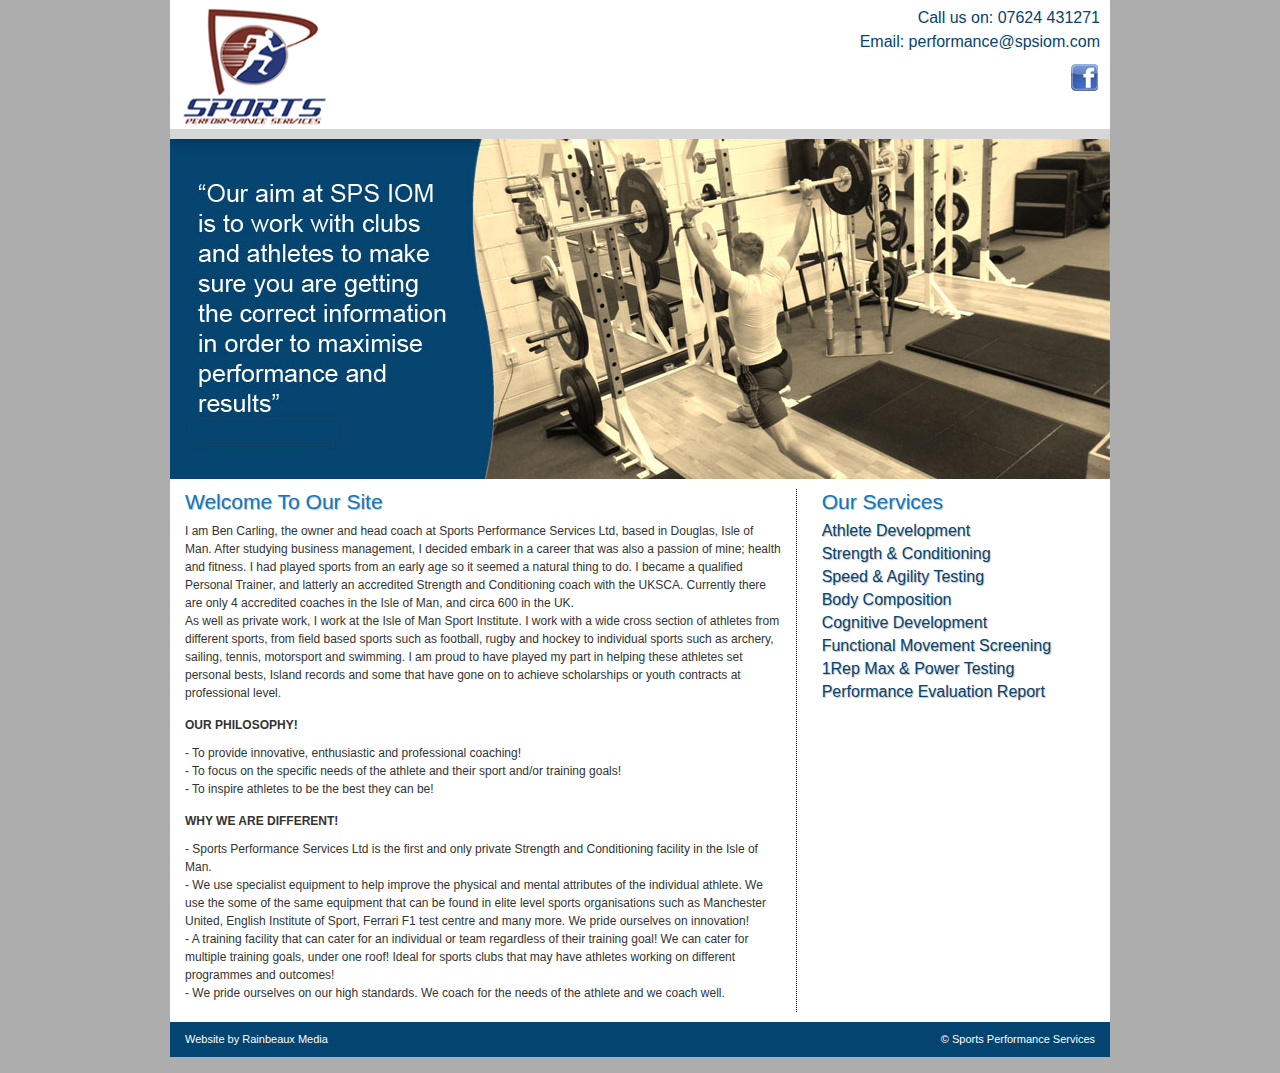
<file: spsiom/index.html>
<!doctype html>
<html lang="en">
  <head>
    <!-- Required meta tags -->
    <meta charset="utf-8">
    <meta name="viewport" content="width=device-width, initial-scale=1, shrink-to-fit=no">

    <!-- Bootstrap CSS -->
    <link rel="stylesheet" href="css/bootstrap.min.css">
	<link rel="stylesheet" type="text/css" href="css/style.css">
    <title>Hello, world!</title>
    
  </head>
  <body>
   <section id="header">
   	<div class="container bg">
   		<div class="row">
   			<div class="col-md-6">
   				<img src="img/logo.gif">
   			</div>
   			<div class="col-md-6 right">
   				<p>	Call us on: 07624 431271<br>
Email: performance@spsiom.com </p>
<img src="img/fb.gif">

	</div>
   		</div>
  </div>
   </section>
   <section class="banner">
   	<div class="container bg1">
   	<img src="img/hom.jpg">
   </div>
   </section>
   <section id="middle">
   	<div class="container bg2">
   		<div class="row">
   			<div class="col-md-8">
   				<h2>Welcome To Our Site</h2>
<p>I am Ben Carling, the owner and head coach at Sports Performance Services Ltd, based in Douglas, Isle of Man. After studying business management, I decided embark in a career that was also a passion of mine; health and fitness. I had played sports from an early age so it seemed a natural thing to do. I became a qualified Personal Trainer, and latterly an accredited Strength and Conditioning coach with the UKSCA. Currently there are only 4 accredited coaches in the Isle of Man, and circa 600 in the UK.<br>

As well as private work, I work at the Isle of Man Sport Institute. I work with a wide cross section of athletes from different sports, from field based sports such as football, rugby and hockey to individual sports such as archery, sailing, tennis, motorsport and swimming. I am proud to have played my part in helping these athletes set personal bests, Island records and some that have gone on to achieve scholarships or youth contracts at professional level.</p>
<strong>OUR PHILOSOPHY!</strong>

<p>- To provide innovative, enthusiastic and professional coaching!<br>

- To focus on the specific needs of the athlete and their sport and/or training goals!<br>

- To inspire athletes to be the best they can be!</p>
<strong>WHY WE ARE DIFFERENT!</strong>
<p>
- Sports Performance Services Ltd is the first and only private Strength and Conditioning facility in the Isle of Man. <br>

- We use specialist equipment to help improve the physical and mental attributes of the individual athlete. We use the some of the same equipment that can be found in elite level sports organisations such as Manchester United, English Institute of Sport, Ferrari F1 test centre and many more. We pride ourselves on innovation!<br>

- A training facility that can cater for an individual or team regardless of their training goal! We can cater for multiple training goals, under one roof! Ideal for sports clubs that may have athletes working on different programmes and outcomes!<br>

- We pride ourselves on our high standards. We coach for the needs of the athlete and we coach well.</p>
   			</div>
   			<div class="col-md-4">
   				<h3>Our Services</h3>
   				<h4>
Athlete Development<br>
Strength & Conditioning<br>
Speed & Agility Testing<br>
Body Composition<br>
Cognitive Development<br>
Functional Movement Screening<br>
1Rep Max & Power Testing<br>
Performance Evaluation Report
</h4>
   			</div>
   		</div>
   	</div>
   </section>
   <section id="footer">
   	<div class="container footer">
   		<p>Website by Rainbeaux Media
   		<span>© Sports Performance Services</span></p>
   	</div>
   </section>

    <!-- Optional JavaScript -->
    <!-- jQuery first, then Popper.js, then Bootstrap JS -->
    <script src="https://code.jquery.com/jquery-3.2.1.slim.min.js" integrity="sha384-KJ3o2DKtIkvYIK3UENzmM7KCkRr/rE9/Qpg6aAZGJwFDMVNA/GpGFF93hXpG5KkN" crossorigin="anonymous"></script>
    <script src="https://cdnjs.cloudflare.com/ajax/libs/popper.js/1.12.9/umd/popper.min.js" integrity="sha384-ApNbgh9B+Y1QKtv3Rn7W3mgPxhU9K/ScQsAP7hUibX39j7fakFPskvXusvfa0b4Q" crossorigin="anonymous"></script>
    <script src="js/bootstrap.min.js"></script>
  </body>
</html>
</file>
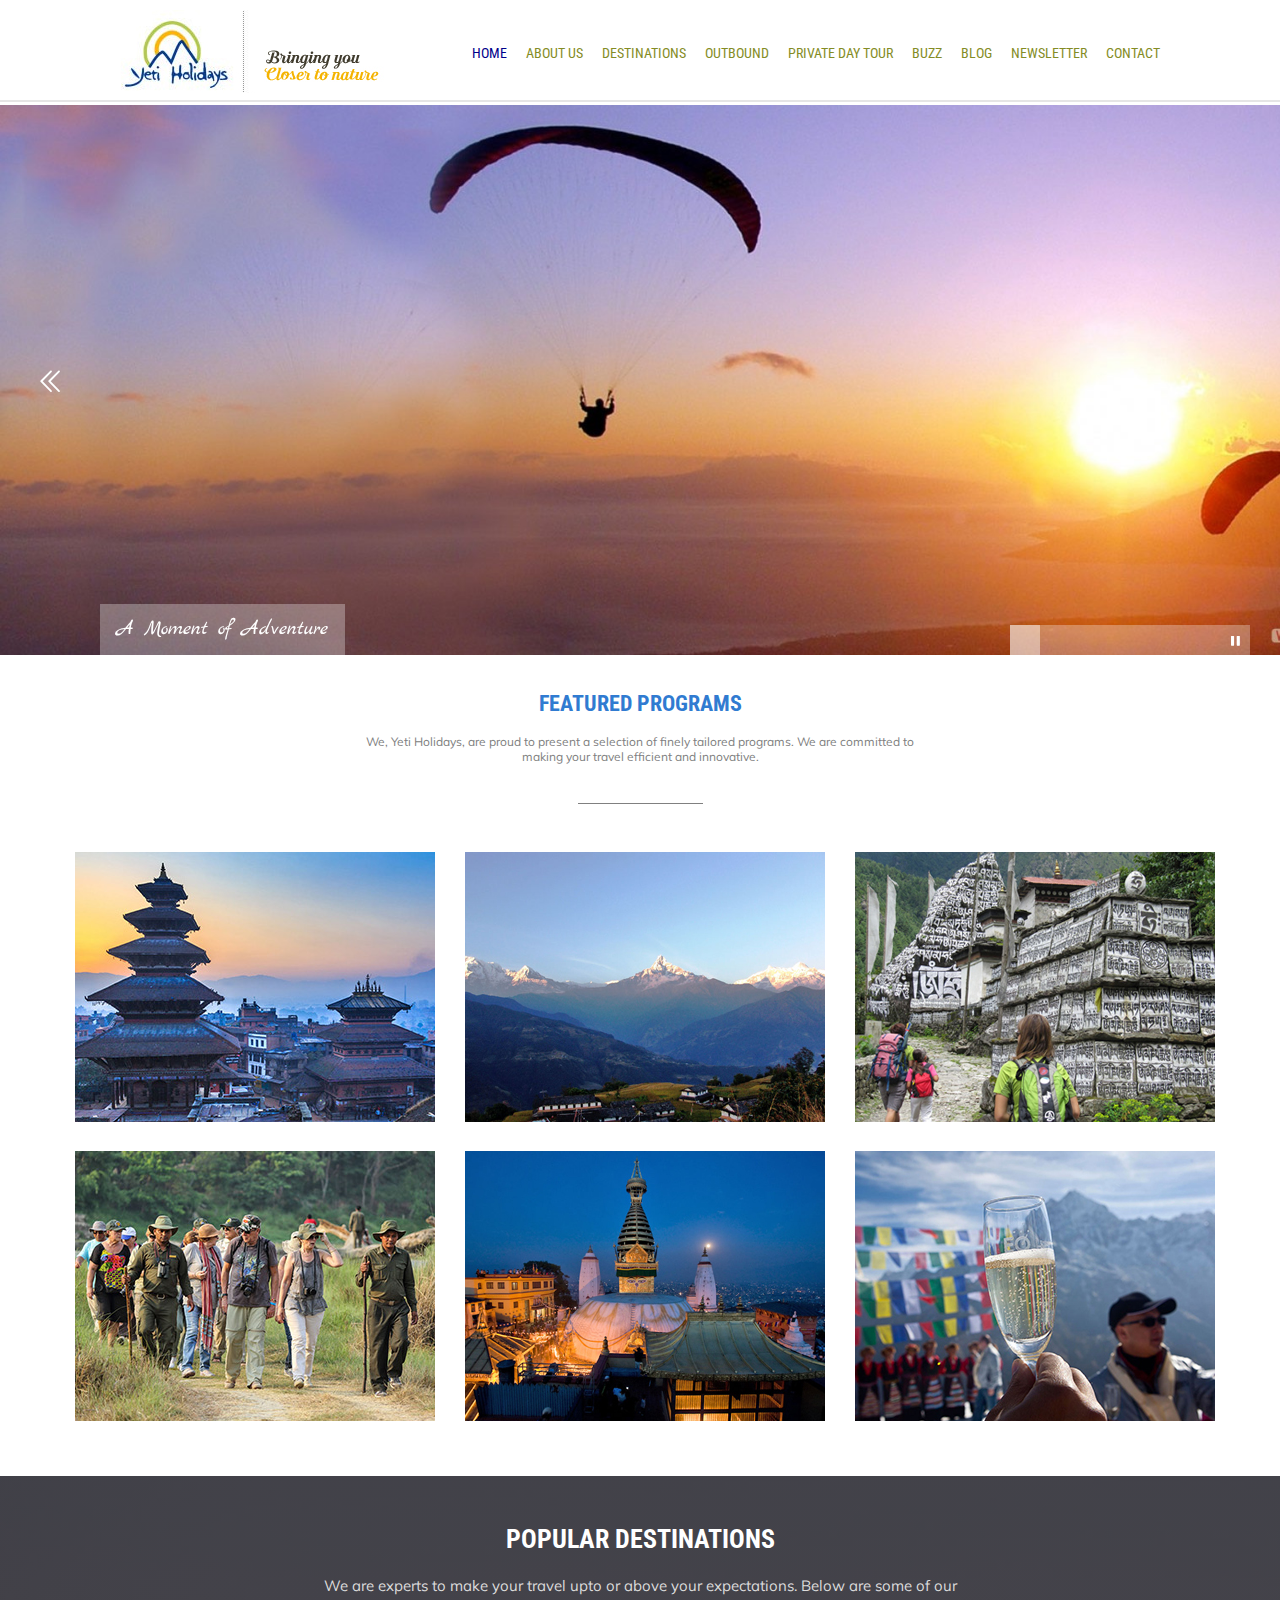
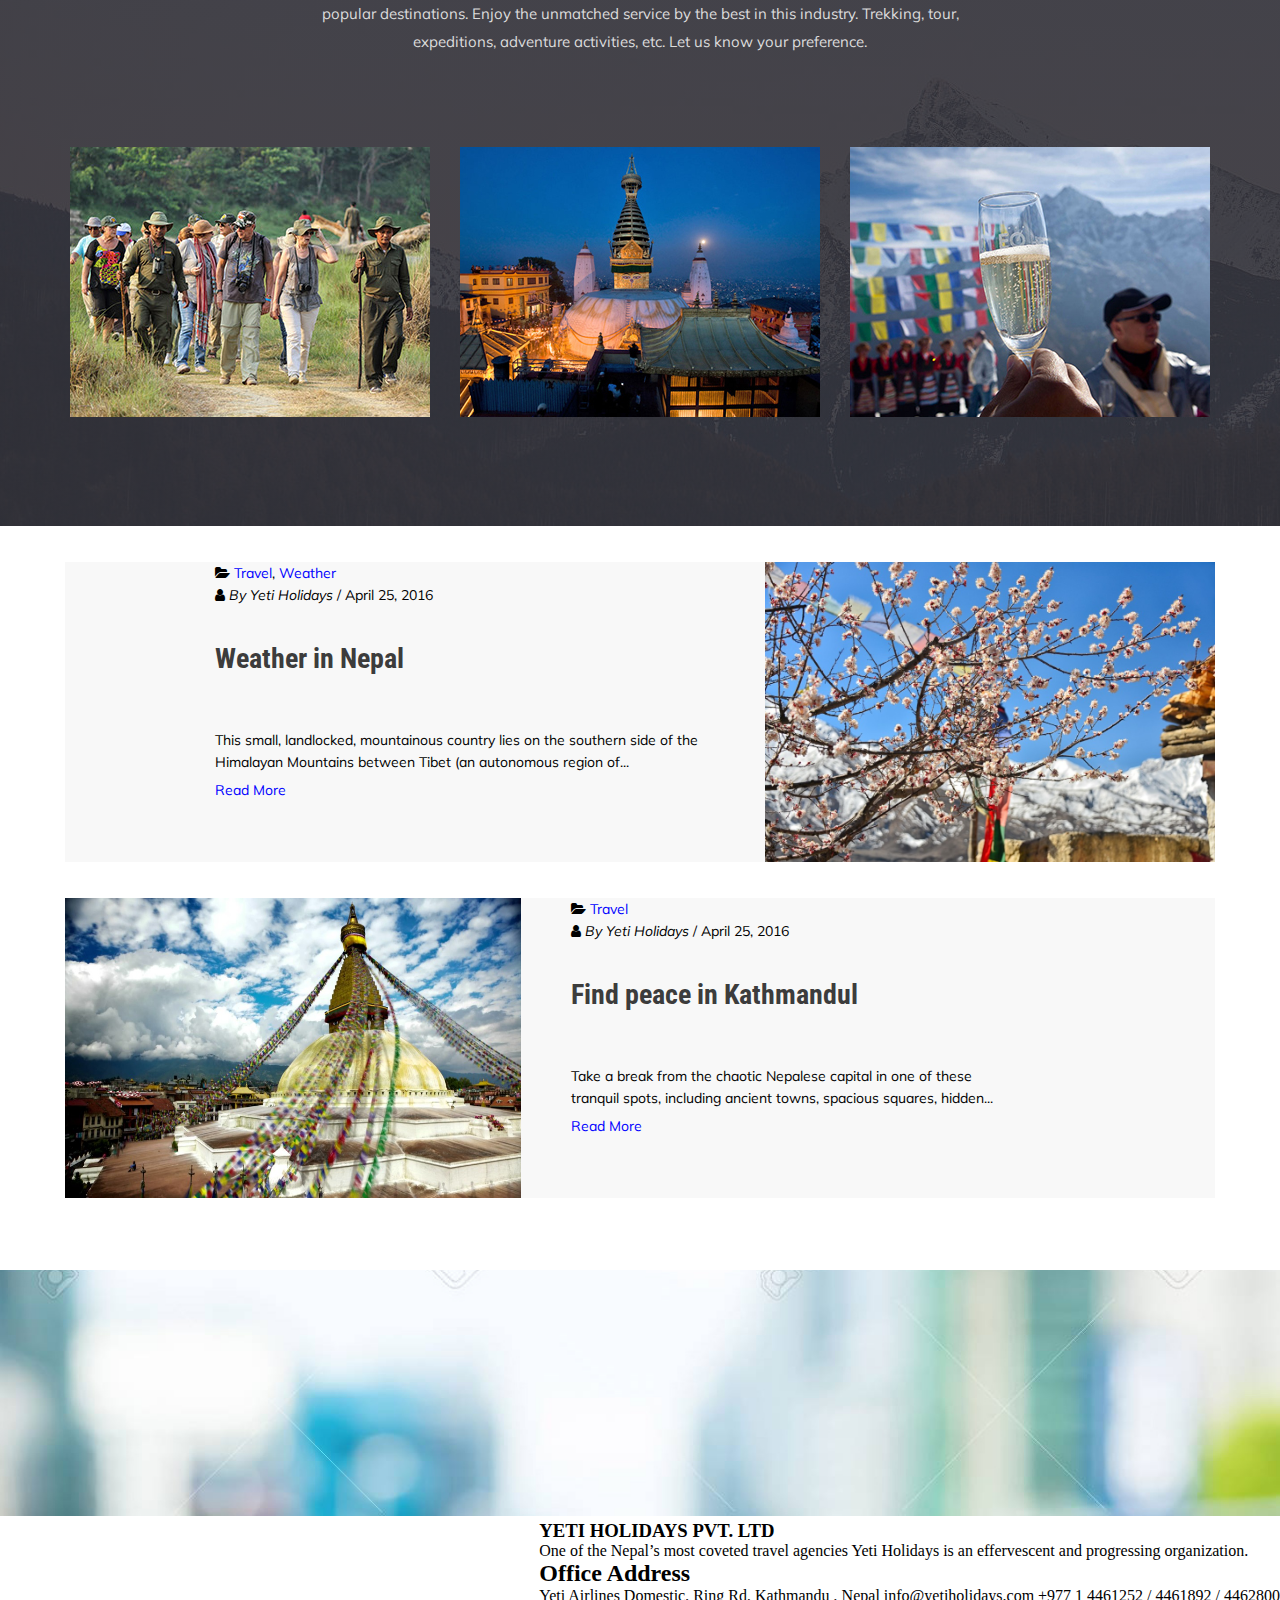
<file: yeti_holidays/index.html>
<!DOCTYPE html>
<html>
<head>
	<title>Homepage</title>
	<link rel="stylesheet" type="text/css" href="css/style.css">
	<!-- Start WOWSlider.com HEAD section -->
<link rel="stylesheet" type="text/css" href="engine1/style.css" />
<script type="text/javascript" src="engine1/jquery.js"></script>
<link rel="stylesheet" href="https://cdnjs.cloudflare.com/ajax/libs/font-awesome/4.7.0/css/font-awesome.min.css">
<!-- End WOWSlider.com HEAD section -->
</head>
<body>
	<header>
		<div class="head">
			<div class="logo">
				<img src="img/logo.jpg">
			</div>
			<div class="menu">
				<ul>
					<li class="a">HOME</li>
					<li>ABOUT US</li>
					<li>DESTINATIONS</li>
					<li>OUTBOUND</li>
					<li>PRIVATE DAY TOUR</li>
					<li>BUZZ</li>	
					<li>BLOG</li>
					<li>NEWSLETTER</li>
					<li>CONTACT</li>
				</ul>
			</div>
		</div>
	</header>
	<div class="slider">
		<!-- Start WOWSlider.com BODY section -->
<div id="wowslider-container1">
<div class="ws_images"><ul>
		<li><img src="data1/images/1.jpg" alt="A Moment of Adventure" title="A Moment of Adventure" id="wows1_0"/></li>
		<li><img src="data1/images/2.jpg" alt="A moment of discovery" title="A moment of discovery" id="wows1_1"/></li>
		<li><img src="data1/images/3.jpg" alt="A Moment of peace" title="A Moment of peace" id="wows1_2"/></li>
		<li><img src="data1/images/4.jpg" alt="A moment to scape" title="A moment to scape" id="wows1_3"/></li>
		<li><img src="data1/images/5.jpg" alt="A Moment of experience" title="A Moment of experience" id="wows1_4"/></li>
		<li><a href="http://wowslider.net"><img src="data1/images/6.jpg" alt="bootstrap carousel example" title="A moment of happiness" id="wows1_5"/></a></li>
		<li><img src="data1/images/7.jpg" alt="A moment of luxury" title="A moment of luxury" id="wows1_6"/></li>
	</ul></div>
	<div class="ws_bullets"><div>
		<a href="#" title="A Moment of Adventure"><span><img src="data1/tooltips/1.jpg" alt="A Moment of Adventure"/>1</span></a>
		<a href="#" title="A moment of discovery"><span><img src="data1/tooltips/2.jpg" alt="A moment of discovery"/>2</span></a>
		<a href="#" title="A Moment of peace"><span><img src="data1/tooltips/3.jpg" alt="A Moment of peace"/>3</span></a>
		<a href="#" title="A moment to scape"><span><img src="data1/tooltips/4.jpg" alt="A moment to scape"/>4</span></a>
		<a href="#" title="A Moment of experience"><span><img src="data1/tooltips/5.jpg" alt="A Moment of experience"/>5</span></a>
		<a href="#" title="A moment of happiness"><span><img src="data1/tooltips/6.jpg" alt="A moment of happiness"/>6</span></a>
		<a href="#" title="A moment of luxury"><span><img src="data1/tooltips/7.jpg" alt="A moment of luxury"/>7</span></a>
	</div></div><div class="ws_script" style="position:absolute;left:-99%"><a href="http://wowslider.net">bootstrap image slider</a> by WOWSlider.com v8.8</div>
<div class="ws_shadow"></div>
</div>	
<script type="text/javascript" src="engine1/wowslider.js"></script>
<script type="text/javascript" src="engine1/script.js"></script>
<!-- End WOWSlider.com BODY section -->
	</div>
	<div class="contain1"><br><br>
		<h3>FEATURED PROGRAMS</h3><br>
		<p>We, Yeti Holidays, are proud to present a selection of finely tailored programs. We are committed to<br>making your travel efficient and innovative.</p>
		
	</div>
	<br>
	<div class="underline">
		
	</div>
	<br>
	<div class="gallary1">
		<div class="row1">
		<div class="galimg"><img src="img/glimpse.jpg"></div>
		<div class="galimg"><img src="img/anan.jpg"></div>
		<div class="galimg"><img src="img/land.jpg"></div>
	</div>
	<div class="row2">
		<div class="galimg"><img src="img/chitwan.jpg"></div>
		<div class="galimg"><img src="img/unces.jpg"></div>
		<div class="galimg"><img src="img/everest.jpg"></div>
	</div>
	</div>
	<br>
	<br>
	<br>
	<div class="gallary2">
		<div class="contain2"><br>
			<h1>POPULAR DESTINATIONS</h1><br>
<p>We are experts to make your travel upto or above your expectations. Below are some of our<br> popular destinations. Enjoy the unmatched service by the best in this industry. Trekking, tour,<br> expeditions, adventure activities, etc. Let us know your preference.</p>
		</div>
		<br><br>
		<div class="image3">
			<div class="galimg"><img src="img/chitwan.jpg"></div>
		<div class="galimg"><img src="img/unces.jpg"></div>
		<div class="galimg"><img src="img/everest.jpg"></div>
		</div>
		
	</div>
	<br>
	<br>
	<div class="contain3">
		
		<div class="image4">
			<img src="img/Seasons.jpg">
		</div>
		
		<div class="contain4">
			<p class="t"><i class="fa fa-folder-open" aria-hidden="true	"></i> <a href="#">Travel</a>, <a href="#">Weather</a><br>
			<em><i class="fa fa-user" aria-hidden="true"></i> By Yeti Holidays</em>	/	April 25, 2016</p>
			<br><br>
			<h1>Weather in Nepal</h1><br><br><br>
			<p class="tt">This small, landlocked, mountainous country lies on the southern side of the Himalayan Mountains between Tibet (an autonomous region of...</p>
			<p class="ttt"><a href="#">Read More</a></p>
		</div>

	</div>
	<br><br>
	<div class="contain5">
	
		
		<div class="image5">
			 <img src="img/Boudhhanath-1024x576.jpg"> 
		</div>
			<div class="contain6">
			<p class="t1"><i class="fa fa-folder-open" aria-hidden="true	"></i> <a href="#">Travel</a><br>
			<em><i class="fa fa-user" aria-hidden="true"></i> By Yeti Holidays</em>	/	April 25, 2016</p>
			<br><br>
			<h1>Find peace in Kathmandul</h1><br><br><br>
			<p class="t2">Take a break from the chaotic Nepalese capital in one of these<br>tranquil spots, including ancient towns, spacious squares, hidden...</p>
			<p class="t3"><a href="#">Read More</a></p>
		</div>
		
		

	</div>
	<br><br><br><br>
	<div class="last">
		<div class="map">
			<iframe src="https://www.google.com/maps/embed?pb=!1m18!1m12!1m3!1d3532.3949540754516!2d85.34914391465614!3d27.70508938279287!2m3!1f0!2f0!3f0!3m2!1i1024!2i768!4f13.1!3m3!1m2!1s0x39eb1981c0eae48b%3A0x4ca90a097aed929!2sYeti+Holidays!5e0!3m2!1sen!2snp!4v1533176962840" width="600" height="450" frameborder="0" style="border:0" allowfullscreen></iframe>
		</div>
		<div class="contain7">
			<h3>YETI HOLIDAYS PVT. LTD</h3>
			<p>One of the Nepal’s most coveted travel agencies Yeti Holidays is an effervescent and progressing organization.</p>
			<h2>Office Address</h2>
			<p>Yeti Airlines Domestic, Ring Rd, Kathmandu , Nepal
info@yetiholidays.com
+977 1  4461252 / 4461892 / 4462800</p>
		</div>
	</div>
	<!-- <div class="last1">

	</div> -->
</body>
</html>
</file>
<file: laura/css/style.css>
@import url('https://fonts.googleapis.com/css?family=Cedarville+Cursive|Satisfy');
@import url('https://fonts.googleapis.com/css?family=Roboto');
@import url('https://fonts.googleapis.com/css?family=Questrial');
*
{
	margin: 0px;
	padding: 0px;
}
.header
{
		width: 100%;
			height: 650px;
			background: url(../img/banner.jpg);
			margin: auto;
			background-size: cover;
			background-attachment: fixed;
			position: relative;
}
.hello
{
	width: 100%;
	height: 650px;
	background-color: rgba(0,0,0,0.7);
	position: absolute;
	left: 0px;
	top: 0px;
}
.menu
{
	width: 1140px;
	height: 68px;
	margin: auto;
	margin-top: 10px;
	color: white;
}
.logo
{
	float: left;
	font-family: 'Satisfy', cursive;
	margin-top: 25px;
	font-size: 36px;
}
.menu1
{
	float: right;
}
.menu1 ul
{
	list-style-type: none;
	margin-top: 25px;
}
.menu .menu1 ul li
{
	float: left;
	margin-left: 25px;
	font-family: 'Roboto', sans-serif;
	font-size: 15px;
}
.intro
{
	height: 230px;
	width: 1140px;
	margin: auto;
	margin-top: 92px;
	padding: 15px 40px;
	box-sizing: border-box;
	border-left: 5px solid #BE2525;
	color: white;
	line-height: 60px;
	
}
.intro h2
{
		font-family: 'Questrial', sans-serif;
		font-size: 40px;
		font-weight: 100px;
}
.intro span
{
	font-family: 'Satisfy', cursive;
	font-size: 40px;
}
.intro p
{
	font-size: 40px;
	font-family: 'Questrial', sans-serif;
}
.content
{
	width: 1140px;
	height: 333px;
	margin: auto;
}
.banner_1
{
	float: left;
	background: url(../img/banner_1.jpg);
	width: 100%;
	height: 464px;
	background-size: cover;
	padding: 65px 0px;
	box-sizing: border-box;

}
.content1
{
	height: 333px;
	float: right;
	width: 50%;
	padding-left: 20px;
	box-sizing: border-box;
}
.content1 p
{
		    font-family: 'Roboto', sans-serif;
	        letter-spacing: 0.5px;
    font-size: 15px;
    font-weight: 400;
        line-height: 1.4;
            color: #444;
}
.content1 ul li 
{
	list-style-type: none;
	letter-spacing: 0.5px;
    color: #333;
	padding: 5px 0px;
    font-size: 18px;
    font-weight: 400;
    box-sizing: border-box;
    line-height: 1.4;
    font-family: 'Roboto', sans-serif;
}
.mam
{
	height: 85px;
	width: 585px;
    box-sizing: border-box;
    padding-top: 35px;
}
.small
{
	height: 55px;
	width: 555px;
	float: left;
	border-right: 5px solid #BE2525;
	text-align: right;
	position: absolute;
	line-height: 19px;
	    padding: 0px 25px 0px 0px;
	    box-sizing: border-box;
	    color: #333;
}
.small h2
{
	font-family: 'Roboto', sans-serif;
	    font-size: 24px;
}
.bb
{
	font-family: 'Satisfy', cursive;
	font-size: 24px;
}
span
{
	font-size: 24px;
	font-family: 'Roboto', sans-serif;

}
.background
{
	background-color: #f0f1e9;
	width: 100%;
	overflow: hidden;
}
.content2
{
	height: 160px;
	width: 1140px;
	margin: auto;
	overflow: hidden;
	font-weight: 500px;
	line-height: 1.1px;
	letter-spacing: 0.5px;
	padding: 80px;
	box-sizing: border-box;
	color: #333;
	font-family: 'Roboto', sans-serif;
}
.content2 h2
{
	font-size: 24px;
	text-align: center;
	margin-bottom: 50px;
}
.content2 span
{
	font-family: 'Satisfy', cursive;
}
.gallary
{

	margin: auto;
	width: 1140px;
	overflow: hidden;
	padding: 20px 0px 90px 0px;
/*	display: grid;
	grid-gap: 20px;
	grid-template-columns: 359.66px 359.66px 359.66px;*/
}
.first
{
	width: 359.66px;
	margin-left: 15px;
	overflow: hidden;
	float: left;
	display: grid;
	grid-row-gap: 15px;
	grid-template-columns: auto;
}
.second
{
	width: 359.66px;
	overflow: hidden;
	margin: 0px 15px 0px 15px;
	float: left;
		display: grid;
	grid-row-gap: 15px;
	grid-template-columns: auto;
}
.third
{
	width: 359.66px;
	overflow: hidden;
	float: left;
		display: grid;
	grid-row-gap: 15px;
	grid-template-columns: auto;
}
.one
{
height: 611.41px;
width: 359.66px;	
}
.one img
{
	height: 100%;
	width: 100%;
}

.two
{
	height: 239.77px;
	width: 359.66px;
}
.two img
{
	height: 100%;
	width: 100%;
}

.three
{
	height: 239.77px;
	width: 359.66px;
}
.three img
{
	height: 100%;
	width: 100%;
}
.five
{
	height: 163.47px;
	width: 359.66px;
}
.five img
{
	height: 100%;
	width: 100%;
}
.nine
{
	height: 239.77px;
	width: 359.66px;
}
.nine img
{
	height: 100%;
	width: 100%;
}
.secondlast
{
	width: 100%;
	height: 412px;
	background: white;
}
.see1
{
	height: 180px;
	width: 100%;
	font-size: 18px;
	text-align: center;
	font-family: 'Roboto', sans-serif;
	font-weight: normal;
	padding: 80px;
	box-sizing: border-box;
	color: #333;
	word-spacing: 2px;

}
.see1 span
{
	font-family: 'Satisfy', cursive;
}
.madam
{
	width: 1140px;
	height: 232px;
	color: #333;
	margin: auto;
	font-family: 'Roboto', sans-serif;
	position: relative;
}
.see_1
{
	float: left;
	width: 360px;
	height: 110px;
	padding: 18px 0px 0px 25px;
	font-size: 15px;
	box-sizing: border-box;
	background-color: #eee;
	border-left: 5px solid #bbb;
	position: relative;
}
.see_1:after
{
	    content: '';
    position: absolute;
    bottom: -28px;
 	left: 40px;
    border-top: 14px solid #eee;
    border-left: 14px solid transparent;
    border-right: 14px solid transparent;
    border-bottom: 14px solid transparent;
}
.see_2
{
	float: left;
	width: 360px;
	height: 110px;
	margin: 0px 30px;
	padding: 18px 0px 0px 25px;
	font-size: 15px;
	box-sizing: border-box;
	background-color: #eee;
	    border-left: 5px solid #bbb;
	    position: relative;
}
.see_2:after
{
	    content: '';
    position: absolute;
    bottom: -28px;
 	left: 40px;
    border-top: 14px solid #eee;
    border-left: 14px solid transparent;
    border-right: 14px solid transparent;
    border-bottom: 14px solid transparent;
}
.bottom1
{
	float: left;
	height: 80px;
	width: 360px;
}
.bottom1 p
{
	font-size: 15px;
	line-height: 23px;
}
.bottom1 span
{
	font-size: 15px;
	font-weight: bold;
}
.bottom2 p
{
	font-size: 15px;
	line-height: 23px;
}
.bottom2 span
{
	font-size: 15px;
	font-weight: bold;
}
.bottom2
{
	float: left;
	height: 80px;
	width: 360px;
	margin: 0px 30px;
	
}
.bottom0
{
	position: absolute;
	bottom: 0px;
	left: 0px;
	width: 1140px;
	height: 80px;	
}
.black
{
	height: 611px;
	width: 100%;
	background-color: RGBA(8, 7, 7, 0.92);
	padding: 65px 0px 20px 0px;
	box-sizing: border-box;
	text-align: center;
	color: white;
	font-family: 'Roboto', sans-serif;
}
.black p
{
	word-spacing: 2px;
	font-size: 18px;
	padding: 35px 0px 30px 0px;
}
.black h2
{
	font-size: 30px;
}
.black span
{
	font-family: 'Satisfy', cursive;
	font-size: 25px;
}
.black input
{
	width: 750px;
	margin-top: 20px;
	padding: 6px 12px;
	box-sizing: border-box;
	height: 34px;
	font-size: 14px;
	color: #555;
	    border: 1px solid #ccc;
	    border-radius: 4px;
}
textarea
{
	height: 100px;
	width: 750px;
	font-family: 'Roboto', sans-serif;
	padding: 6px 12px;
	box-sizing: border-box;
	color: #555;
	margin-top: 20px;
	border-radius: 4px;
}
button
{
	margin-top: 20px;
	background: #BE2525;
	border : 1px solid #BE2525;
	color: white;
	padding: 10px 16px;
	font-size: 18px;
	border-radius: 6px;
}
.footer
{
	height: 129px;
	width: 100%;
	background-color: #F2F3EB;
	padding-top: 40px;
	box-sizing: border-box;
}
.footer1
{

	width: 1140px;
	margin: auto;
	height: 42px;
}
.left
{
	width: 555px;
	height: 42px;
	    letter-spacing: 0.5px;
    font-size: 15px;
    font-family: 'Roboto', sans-serif;
    font-weight: 600px;
    line-height: 20px;
	color: #555;
	float: left;
}
.right
{
	width: 555px;
	height: 42px;
	float: right;
}
/*
.four
{
	background-color: yellow;

}*/
/*font-family: 'Satisfy', cursive;
font-family: 'Cedarville Cursive', cursive;*/
</file>
<file: onlinekbhabar-sass/css/style.css>
/* Scss Document */
body {
  background: url(../img/body-bg4.png); }

.page {
  background: #fff; }
  .page #prabhu .col-md-7 img {
    width: 100%; }
  .page #menu .nav {
    background: #32549a; }
    .page #menu .nav li {
      font-size: 14px;
      border-right: 1px solid #000; }
      .page #menu .nav li .active {
        background: #ef3636; }
  .page #menu .col-md-1 span {
    color: #ef3636;
    font-weight: 700; }
  .page #middle .row .col-md-4 .hel1 {
    border-bottom: 2px solid red; }
    .page #middle .row .col-md-4 .hel1 ul li {
      list-style-type: none;
      margin-left: 0px;
      border-bottom: 1px solid #f2f2f2;
      padding-top: 15px;
      color: #00559d;
      font-weight: bold; }
  .page #middle .row .col-md-4 .hell {
    margin-top: 180px;
    border-bottom: 2px solid red; }
  .page #middle .row .col-md-4 .hel {
    border-bottom: 2px solid red; }
  .page #middle .doll {
    border-top: 1px solid #EAEAEA;
    border-left: 1px solid #EAEAEA;
    border-right: 1px solid #EAEAEA;
    border-bottom: 2px solid #EF3636; }
    .page #middle .doll .row .col-md-4 {
      border-bottom: 3px solid #EAEAEA; }
    .page #middle .doll .row .col-md-8 {
      border-bottom: 3px solid #EAEAEA; }
      .page #middle .doll .row .col-md-8 h5 {
        color: #32549a;
        font-weight: bold; }
      .page #middle .doll .row .col-md-8 p {
        color: #000; }
  .page #middle .bgb {
    width: 90%; }
  .page #middle .bg1 {
    padding: 0px; }
    .page #middle .bg1 .row .col-md-6 .one h4 {
      font-size: 20px;
      line-height: 22px;
      font-weight: bole;
      color: #32549a; }
    .page #middle .bg1 .row .col-md-6 .one p {
      color: #000;
      font-size: 16px; }
    .page #middle .bg1 .row .col-md-6 .one ul {
      padding: 0px;
      border-top: 3px solid #EAEAEA;
      background: #F2F2F2;
      margin: 0px; }
      .page #middle .bg1 .row .col-md-6 .one ul li {
        list-style-type: none;
        border-top: 1px solid #fff;
        border-bottom: 1px solid #EAEAEA;
        color: #32549a;
        font-weight: bold;
        font-size: 18px; }
      .page #middle .bg1 .row .col-md-6 .one ul li:last-child {
        border-bottom: 3px solid #EF3636; }
    .page #middle .bg1 .row .col-md-6 .one img {
      width: 100%; }
  .page #middle .ab .row .col-md-4 {
    border-bottom: 5px solid #F7F7F7; }
    .page #middle .ab .row .col-md-4 h4 {
      color: #00559D;
      font-size: 16px;
      font-weight: bold;
      margin-top: 10px;
      line-height: 26px; }
    .page #middle .ab .row .col-md-4 h4:hover {
      color: #D8400B; }
  .page #middle .hello .row .bob {
    background: #f7f7f7;
    border-left: 3px solid #eaeaea;
    padding: 0px; }
    .page #middle .hello .row .bob ul {
      padding: 0px; }
      .page #middle .hello .row .bob ul li {
        list-style-type: none;
        border-bottom: 1px solid #eaeaea;
        border-top: 1px solid #fff;
        font-size: 20px;
        font-weight: bold;
        padding-bottom: 15px;
        padding-left: 15px;
        color: #32549a; }
  .page #middle .hello .row .col-md-6 {
    border-bottom: 2px solid #ef3636; }
    .page #middle .hello .row .col-md-6 h2 {
      font-size: 20px;
      font-weight: bold;
      color: #32549a; }
    .page #middle .hello .row .col-md-6 .he {
      font-size: 16px;
      line-height: 24px;
      color: #000;
      margin-bottom: 30px; }
    .page #middle .hello .row .col-md-6 h2:hover {
      color: #ef3636; }
    .page #middle .hello .row .col-md-6 img {
      width: 100%; }
  .page #middle .bg img {
    margin-left: px; }
  .page #middle .bg h1 {
    font-size: 48px;
    line-height: 1.3;
    color: #32549a; }
    .page #middle .bg h1 span {
      font-size: 72px; }
  .page #middle .bg h1:hover {
    color: #ef3636; }
  .page #middle .bg a {
    text-decoration: none; }
  .page #middle p {
    font-size: 18px;
    color: #008000; }
  .page #middle .a {
    color: #32549a; }
  .page #middle .b {
    color: #ef3636; }

/*# sourceMappingURL=style.css.map */
</file>
<file: spsiom/css/style.css>
body {
  background: #ADADAD; }

.bg {
  background-color: #FFFFFF !important;
  max-width: 940px;
  margin: auto;
  padding: 0px;
  border-bottom: 10px solid #d7d7d7; }
  .bg .right {
    position: relative;
    padding-top: 6px; }
    .bg .right .dropdown {
      float: right; }
    .bg .right img {
      position: absolute;
      right: 12px;
      top: 55px;
      padding-right: 10px; }
  .bg p {
    text-align: right;
    font-size: 16px;
    color: #054470;
    padding-right: 10px; }

.bg1 {
  max-width: 940px;
  margin: auto;
  padding: 0px; }
  .bg1 img {
    width: 100%; }

.bg2 {
  max-width: 940px;
  margin: auto;
  background-color: #fff; }
  .bg2 .col-md-4 h3 {
    font-size: 21px;
    color: #0f77be;
    text-shadow: 1px 1px 1px #bbb;
    margin: 10px 0 5px 10px; }
  .bg2 .col-md-4 h4 {
    color: #054470;
    font-size: 16px;
    text-shadow: 1px 1px 1px #bbb;
    margin: 0 0 5px 10px;
    line-height: 23px; }
  .bg2 .col-md-8 {
    border-right: 1px dotted black;
    margin-top: 10px;
    margin-bottom: 10px; }
    .bg2 .col-md-8 p {
      margin-top: 8px;
      margin-bottom: 10px;
      font-size: 12px;
      color: #333; }
    .bg2 .col-md-8 h2 {
      font-size: 21px;
      color: #0f77be;
      text-shadow: 1px 1px 1px #bbb; }
    .bg2 .col-md-8 strong {
      font-size: 12px;
      font-weight: bold;
      color: #333; }

.footer {
  background: #044470;
  max-width: 940px;
  padding-top: 5px; }
  .footer p {
    font-size: 11px;
    line-height: 25px;
    color: #fff;
    padding-bottom: 5px; }
    .footer p span {
      float: right; }

/*# sourceMappingURL=style.css.map */
</file>
<file: yeti_holidays/css/style.css>
@import url('https://fonts.googleapis.com/css?family=Roboto+Condensed:700,600');
@import url('https://fonts.googleapis.com/css?family=Oswald:300');
@import url('https://fonts.googleapis.com/css?family=Muli:300i,400');
*{
	margin : 0px;
	padding: 0px;
}
body{

}
header{
	width: 100%;
	height: 100px;
	background-color: white;
	border-bottom: 2px solid rgb(229,229,229);
	/*box-shadow: 1px 1px 30px rgb(229,229,229);*/
	position: fixed;
	left: 0px;
	top: 0px;
	z-index: 999;
}
.head{
	height: 100px;
	margin: auto;
	width: 1040px;
	background-color: white;
	font-family: 'Roboto Condensed', sans-serif;
	font-size: 14px;
}
.logo{
	float: left;
	padding-top: 10px;
	box-sizing: border-box;
}
.menu{
	float: right;
}
.menu ul{
	margin-top: 45px; 
}
.menu ul li{
	list-style-type: none;
	color: rgb(132,140,37);
	display: inline;
	margin-left: 16px;
}
.a{
	color: darkblue !important;
}
.slider{
	width: 1350px;
	height: 550px;
	margin: auto;
	padding-top: 105px;
}
.contain1{
	width: 100%;
	height: 100px;
	margin: auto;
	text-align: center;
}
.contain1 h3{
	font-family: 'Roboto Condensed', sans-serif;
	color: #307BD1;
	margin : auto;
	font-size: 22px;
}
.contain1 p{
	font-family: 'Muli', sans-serif;
	color: grey;
	font-size: 12px;
}
.underline{
	width: 125px;
	height: 30px;
	border-bottom: 1px solid grey;
	margin: auto;

}
.gallary1{
	width: 1200px;
	height: 600px;
	margin: auto;
	padding: 5px;
	box-sizing: border-box;
}
.galimg{
	float: left;
	margin-left: 30px;
	margin-top: 25px;
}
.gallary2{
	width: 100%;
	height: 650px;
	margin: auto;
	background : linear-gradient(rgba(51,51,59,0.9),rgba(51,51,59,0.9)),url(../img/mount1.jpg)
}
.contain2{
	text-align: center;
	padding: 30px;
	margin: auto;
	box-sizing: border-box;
}
.contain2 h1{
	color: white;
	margin: auto;
	font-size: 26px;
	font-family: 'Roboto Condensed', sans-serif;
}
.contain2 p{
	font-size: 15px;
	margin: auto;
	color: rgb(220,220,220);
	line-height: 28px;
	font-family: 'Muli', sans-serif;
}
.image3{
	width: 1200px;
	height: 450px;
	margin: auto;
}
.contain3{
	width: 1150px;
	height: 300px;
	background-color: #F8F8F8;
	margin: auto;
}
.image4 img{
	width: : 456px;
	height: 300px;
	float: right;
}
.contain3 .contain4{
	margin-left: 150px;
	color: black;
}
.t{
	font-size: 14px;
	font-family: 'Muli', sans-serif;
	line-height: 22px;
}
.t a{
	text-decoration: none;
	color: blue;
}
.t a:hover{
	color: darkblue;
	text-decoration: underline;
}
.contain4 h1{
	font-family: 'Roboto Condensed', sans-serif;
	font-size: 28px;
	color: rgb(60,60,60);
}
.tt{
	font-size: 14px;
	line-height: 22px;
	font-family: 'Muli', sans-serif;
}
.ttt{
	font-family: 'Muli', sans-serif;
	font-size: 14px;
	line-height: 35px;
}
.ttt a{
	text-decoration: none;
	color :	blue;
}
.ttt a:hover{
	text-decoration: underline;
	color: darkblue;
}
.contain5{
	width: 1150px;
	height: 300px;
	background-color: #F8F8F8;
	margin: auto;	
}
.image5 img{
	width: 456px;
	float: left;
	height: 300px;
}
.contain6{
	float: left;
	margin-left: 50px;
}
.t1{
	font-size: 14px;
	font-family: 'Muli', sans-serif;
	line-height: 22px;
}
.t1 a{
	text-decoration: none;
	color: blue;
}
.t1 a:hover{
	color: darkblue;
	text-decoration: underline;
}
.contain6 h1{
	font-family: 'Roboto Condensed', sans-serif;
	font-size: 28px;
	color: rgb(60,60,60);
}
.t2{
	font-size: 14px;
	line-height: 22px;
	font-family: 'Muli', sans-serif;
}
.t3{
	font-family: 'Muli', sans-serif;
	font-size: 14px;
	line-height: 35px;
}
.t3 a{
	text-decoration: none;
	color :	blue;
}
.t3 a:hover{
	text-decoration: underline;
	color: darkblue;
}
.last{
	background-image: url(../img/img1.jpg);
	/*width: 100%;*/
	height: 350px;
	background-size: 100%;
	background-repeat: no-repeat;
	/*margin: auto !important;*/
}
.last .map iframe{
	height: 250px;
	width: 600px;
	padding-top: 50px;
	box-sizing: border-box;
	padding-left: 200px;
	float: left;

}
.contain7{
	float: right;
}
/*.last1{
	height: 100px;
	width: 100%;
	margin: auto;	
	background-color: rgb(27,68,133);
}*/
/*.map iframe{
	height: 200px;
	position: absolute;
}*/
</file>
<file: yeti_holidays/engine1/style.css>
/*
 *	generated by WOW Slider 8.8
 *	template Utter
 */
@import url(https://fonts.googleapis.com/css?family=Marck+Script&subset=latin,cyrillic,latin-ext);@font-face {
  font-family: 'ws-ctrl-utter';
  src: url('ws-ctrl-utter.eot');
  src: url('ws-ctrl-utter.eot#iefix') format('embedded-opentype'),
       url('ws-ctrl-utter.svg#ws-ctrl-utter') format('svg');
  font-weight: normal;
  font-style: normal;
}
@font-face {
  font-family: 'ws-ctrl-utter';
  src: url('[data-uri]') format('woff'),
       url('[data-uri]') format('truetype');
}
#wowslider-container1 { 
	display: table;
	zoom: 1; 
	position: relative;
	width: 100%;
	max-width: 100%;
	max-height:550px;
	margin:0px auto 0px;
	z-index:90;
	text-align:left; /* reset align=center */
	font-size: 10px;
	text-shadow: none; /* fix some user styles */

	/* reset box-sizing (to boostrap friendly) */
	-webkit-box-sizing: content-box;
	-moz-box-sizing: content-box;
	box-sizing: content-box; 
}
* html #wowslider-container1{ width:1350px }
#wowslider-container1 .ws_images ul{
	position:relative;
	width: 10000%; 
	height:100%;
	left:0;
	list-style:none;
	margin:0;
	padding:0;
	border-spacing:0;
	overflow: visible;
	/*table-layout:fixed;*/
}
#wowslider-container1 .ws_images ul li{
	position: relative;
	width:1%;
	height:100%;
	line-height:0; /*opera*/
	overflow: hidden;
	float:left;
	/*font-size:0;*/
	padding:0 0 0 0 !important;
	margin:0 0 0 0 !important;
}

#wowslider-container1 .ws_images{
	position: relative;
	left:0;
	top:0;
	height:100%;
	max-height:550px;
	max-width: 100%;
	vertical-align: top;
	border:none;
	overflow: hidden;
}
#wowslider-container1 .ws_images ul a{
	width:100%;
	height:100%;
	max-height:550px;
	display:block;
	color:transparent;
}
#wowslider-container1 img{
	max-width: none !important;
}
#wowslider-container1 .ws_images .ws_list img,
#wowslider-container1 .ws_images > div > img{
	width:100%;
	border:none 0;
	max-width: none;
	padding:0;
	margin:0;
}
#wowslider-container1 .ws_images > div > img {
	max-height:550px;
}

#wowslider-container1 .ws_images iframe {
	position: absolute;
	z-index: -1;
}

#wowslider-container1 .ws-title > div {
	display: inline-block !important;
}

#wowslider-container1 a{ 
	text-decoration: none; 
	outline: none; 
	border: none; 
}

#wowslider-container1  .ws_bullets { 
	float: left;
	position:absolute;
	z-index:70;
}
#wowslider-container1  .ws_bullets div{
	position:relative;
	float:left;
	font-size: 0px;
}
/* compatibility with Joomla styles */
#wowslider-container1  .ws_bullets a {
	line-height: 0;
}

#wowslider-container1  .ws_script{
	display:none;
}
#wowslider-container1 sound, 
#wowslider-container1 object{
	position:absolute;
}

/* prevent some of users reset styles */
#wowslider-container1 .ws_effect {
	position: static;
	width: 100%;
	height: 100%;
}

#wowslider-container1 .ws_photoItem {
	border: 2em solid #fff;
	margin-left: -2em;
	margin-top: -2em;
}
#wowslider-container1 .ws_cube_side {
	background: #A6A5A9;
}


#wowslider-container1.ws_gestures {
	cursor: -webkit-grab;
	cursor: -moz-grab;
	cursor: url("[data-uri]"), move;
}
#wowslider-container1.ws_gestures.ws_grabbing {
	cursor: -webkit-grabbing;
	cursor: -moz-grabbing;
	cursor: url("[data-uri]"), move;
}

/* hide controls when video start play */
#wowslider-container1.ws_video_playing .ws_bullets,
#wowslider-container1.ws_video_playing .ws_fullscreen,
#wowslider-container1.ws_video_playing .ws_next,
#wowslider-container1.ws_video_playing .ws_prev {
	display: none;
}


/* youtube/vimeo buttons */
#wowslider-container1 .ws_video_btn {
	position: absolute;
	display: none;
	cursor: pointer;
	top: 0;
	left: 0;
	width: 100%;
	height: 100%;
	z-index: 55;
}
#wowslider-container1 .ws_video_btn.ws_youtube,
#wowslider-container1 .ws_video_btn.ws_vimeo {
	display: block;
}
#wowslider-container1 .ws_video_btn div {
	position: absolute;
	background-image: url(./playvideo.png);
	background-size: 200%;
	top: 50%;
	left: 50%;
	width: 7em;
	height: 5em;
	margin-left: -3.5em;
	margin-top: -2.5em;
}
#wowslider-container1 .ws_video_btn.ws_youtube div {
	background-position: 0 0;
}
#wowslider-container1 .ws_video_btn.ws_youtube:hover div {
	background-position: 100% 0;
}
#wowslider-container1 .ws_video_btn.ws_vimeo div {
	background-position: 0 100%;
}
#wowslider-container1 .ws_video_btn.ws_vimeo:hover div {
	background-position: 100% 100%;
}

#wowslider-container1 .ws_playpause.ws_hide {
	display: none !important;
}
#wowslider-container1 .ws_controls {
	position: absolute;
	top: 0; left: 0; right: 0; bottom: 0;
	overflow: hidden;
}

/* FS btn */
#wowslider-container1 .ws_fullscreen {
	left: 100px;
	top: 0;
	font-size: 0.8rem;
	padding: 8px;
}

/* bullets */
#wowslider-container1 .ws_bullets { 
	padding: 0px;
	max-width: 25%;
	text-align: right;
	right: 100px;
	margin-right: 30px;
}
#wowslider-container1 .ws_bullets a { 
	position:relative;
	display: inline-block;
	width: 0;
	padding: 15px;
} 
#wowslider-container1 .ws_bullets a > span {
	position:absolute;
	display: block;
	top:0;
	right: 0;
	height:100%;
	width:100%;
	background: rgba(255,255,255,0.3);
	-webkit-transition: 300ms background ease;
	transition: 300ms background ease;
}

#wowslider-container1 .ws_bullets a.ws_overbull > span,
#wowslider-container1 .ws_bullets a.ws_selbull > span {
	background: rgba(255,255,255,0.6);
}



/* Play / Pause */
#wowslider-container1 .ws_playpause {
	position:absolute;
	right: 100px;
	bottom: 0;
	padding: 15px;
	background: rgba(255,255,255,0.3);
	color: #ffffff;
	z-index: 100;
	-webkit-transition: 300ms background ease;
	transition: 300ms background ease;
}

#wowslider-container1 .ws_playpause > span:before {
	font: 1.2em "ws-ctrl-utter";
	position: absolute;
	left: 0;
	top: 50%;
	right: 0;
	margin-top: 1px;
	display: block;
	text-align: center;
	-webkit-transform: translateY(-50%);
	transform: translateY(-50%);
}
#wowslider-container1 .ws_playpause:hover {
	background: rgba(255,255,255,0.6);
}
/* IE10+ hacks */
_:-ms-input-placeholder, :root #wowslider-container1 a.ws_playpause > span:before {line-height: 3.2em;}

#wowslider-container1 .ws_play > span:before {
	content:"\e800";
}
#wowslider-container1 .ws_pause > span:before {
	content:"\e801";
}

/* arrows */
#wowslider-container1 a.ws_next,
#wowslider-container1 a.ws_prev {
	position:absolute;
	color: #ffffff;
	width: 100px;
	height: 100%;
	z-index: 100;
	overflow: hidden;
	-webkit-transition: background 300ms ease-in-out, -webkit-transform 300ms ease-in-out, box-shadow 300ms ease-in-out;
	transition: background 300ms ease-in-out, transform 300ms ease-in-out, -webkit-transform 300ms ease-in-out, box-shadow 300ms ease-in-out;
}
#wowslider-container1 a.ws_next {
	right: 0;
}
#wowslider-container1 a.ws_prev {
	left: 0;
}

#wowslider-container1 a.ws_next > span,
#wowslider-container1 a.ws_prev > span {
	position: absolute;
	top: 0; left: 0; right: 0; bottom: 0;
	color: #fff;
	text-align: center;
	z-index: 2;
	-webkit-transition: 300ms background ease;
	transition: 300ms background ease;
}

#wowslider-container1 a.ws_next:hover > span,
#wowslider-container1 a.ws_prev:hover > span{
	background: rgba(255,255,255,0.3);
}

#wowslider-container1 a.ws_next > span:before,
#wowslider-container1 a.ws_prev > span:before,
#wowslider-container1 a.ws_next > span:after,
#wowslider-container1 a.ws_prev > span:after {
	position: absolute;
	display: block;
	font: 2.5em "ws-ctrl-utter";
	top: 50%;
	left: 0;
	right: 0;
	margin-top: 1px;
	margin-left: -8px;
	-webkit-transform: translateY(-50%);
	transform: translateY(-50%);
}
/* IE10+ hacks */
_:-ms-input-placeholder, :root #wowslider-container1 a.ws_next > span:before {line-height: 3.2em;}
_:-ms-input-placeholder, :root #wowslider-container1 a.ws_prev > span:before {line-height: 3.2em;}

#wowslider-container1 a.ws_next > span:before,
#wowslider-container1 a.ws_next > span:after {
	content:'\e803';
}
#wowslider-container1 a.ws_prev > span:before,
#wowslider-container1 a.ws_prev > span:after {
	content:'\e802';
}
#wowslider-container1 a.ws_next > span:after,
#wowslider-container1 a.ws_prev > span:after {
	margin-left: 8px;
}

#wowslider-container1 a.ws_prev img,
#wowslider-container1 a.ws_next img {
	position: absolute;
	top: 0;
	opacity: 0;
	height: 100%;
	-webkit-transition: 300ms opacity ease, 300ms -webkit-transform ease;
	transition: 300ms opacity ease, 300ms transform ease;
}

#wowslider-container1 a.ws_prev img {
	left: 0;
	-webkit-transform: translateX(100px);
	transform: translateX(100px);
}
#wowslider-container1 a.ws_next img {
	right: 0;
	-webkit-transform: translateX(-100px);
	transform: translateX(-100px);
}

#wowslider-container1 a.ws_next:hover img,
#wowslider-container1 a.ws_prev:hover img {
	opacity: 1;
	-webkit-transform: translateX(0);
	transform: translateX(0);
}/* bottom center */
#wowslider-container1  .ws_bullets {
	bottom:0;
	margin-right: 30px;
}#wowslider-container1 .ws-title{
	font: 1.4em 'Marck Script', 'Comic Sans MS', cursive;
	max-width: 30%;
	position: absolute;
	left: 100px;
	margin-right:10em;
	z-index: 50;
	bottom: 0;
	top: auto;
	opacity: 1;
}
#wowslider-container1 .ws-title div,#wowslider-container1 .ws-title span{
	display:inline-block;
	padding: 0.6em 0.8em;
	background-color: rgba(255,255,255,0.3);
	color: #fff;
}
#wowslider-container1 .ws-title div{
	display:block;
	margin-top:0.5em;
	font-size: 1em;
	color: #fff;
}
#wowslider-container1 .ws-title span{
	font-size: 1.5em;
}#wowslider-container1 .ws_images > ul{
	animation: wsBasic 28s infinite;
	-moz-animation: wsBasic 28s infinite;
	-webkit-animation: wsBasic 28s infinite;
}
@keyframes wsBasic{0%{left:-0%} 7.14%{left:-0%} 14.29%{left:-100%} 21.43%{left:-100%} 28.57%{left:-200%} 35.71%{left:-200%} 42.86%{left:-300%} 50%{left:-300%} 57.14%{left:-400%} 64.29%{left:-400%} 71.43%{left:-500%} 78.57%{left:-500%} 85.71%{left:-600%} 92.86%{left:-600%} }
@-moz-keyframes wsBasic{0%{left:-0%} 7.14%{left:-0%} 14.29%{left:-100%} 21.43%{left:-100%} 28.57%{left:-200%} 35.71%{left:-200%} 42.86%{left:-300%} 50%{left:-300%} 57.14%{left:-400%} 64.29%{left:-400%} 71.43%{left:-500%} 78.57%{left:-500%} 85.71%{left:-600%} 92.86%{left:-600%} }
@-webkit-keyframes wsBasic{0%{left:-0%} 7.14%{left:-0%} 14.29%{left:-100%} 21.43%{left:-100%} 28.57%{left:-200%} 35.71%{left:-200%} 42.86%{left:-300%} 50%{left:-300%} 57.14%{left:-400%} 64.29%{left:-400%} 71.43%{left:-500%} 78.57%{left:-500%} 85.71%{left:-600%} 92.86%{left:-600%} }

#wowslider-container1 .ws_bullets  a img{
	position:absolute;
	display:block;
	text-indent:0;
	bottom:15px;
	left:-59px;
	visibility:hidden;
	max-width:none;
}
#wowslider-container1 .ws_bullets a:hover img{
	visibility:visible;
}

#wowslider-container1 .ws_bulframe div div{
	height:48px;
	overflow:visible;
	position:relative;
}
#wowslider-container1 .ws_bulframe div {
	left:0;
	overflow:hidden;
	position:relative;
	width:117px;
}
#wowslider-container1  .ws_bullets .ws_bulframe{
	position:absolute;
	display:none;
	bottom:30px;
	margin-left:10px;
	cursor:pointer;#wowslider-container1 .ws_bulframe div div{
	height: auto;
}

@media all and (max-width:760px) {
	#wowslider-container1 .ws_fullscreen {
		display: block;
	}
}
@media all and (max-width:400px){
	#wowslider-container1 .ws_controls,
	#wowslider-container1 .ws_bullets,
	#wowslider-container1 .ws_thumbs{
		display: none
	}
}
</file>
